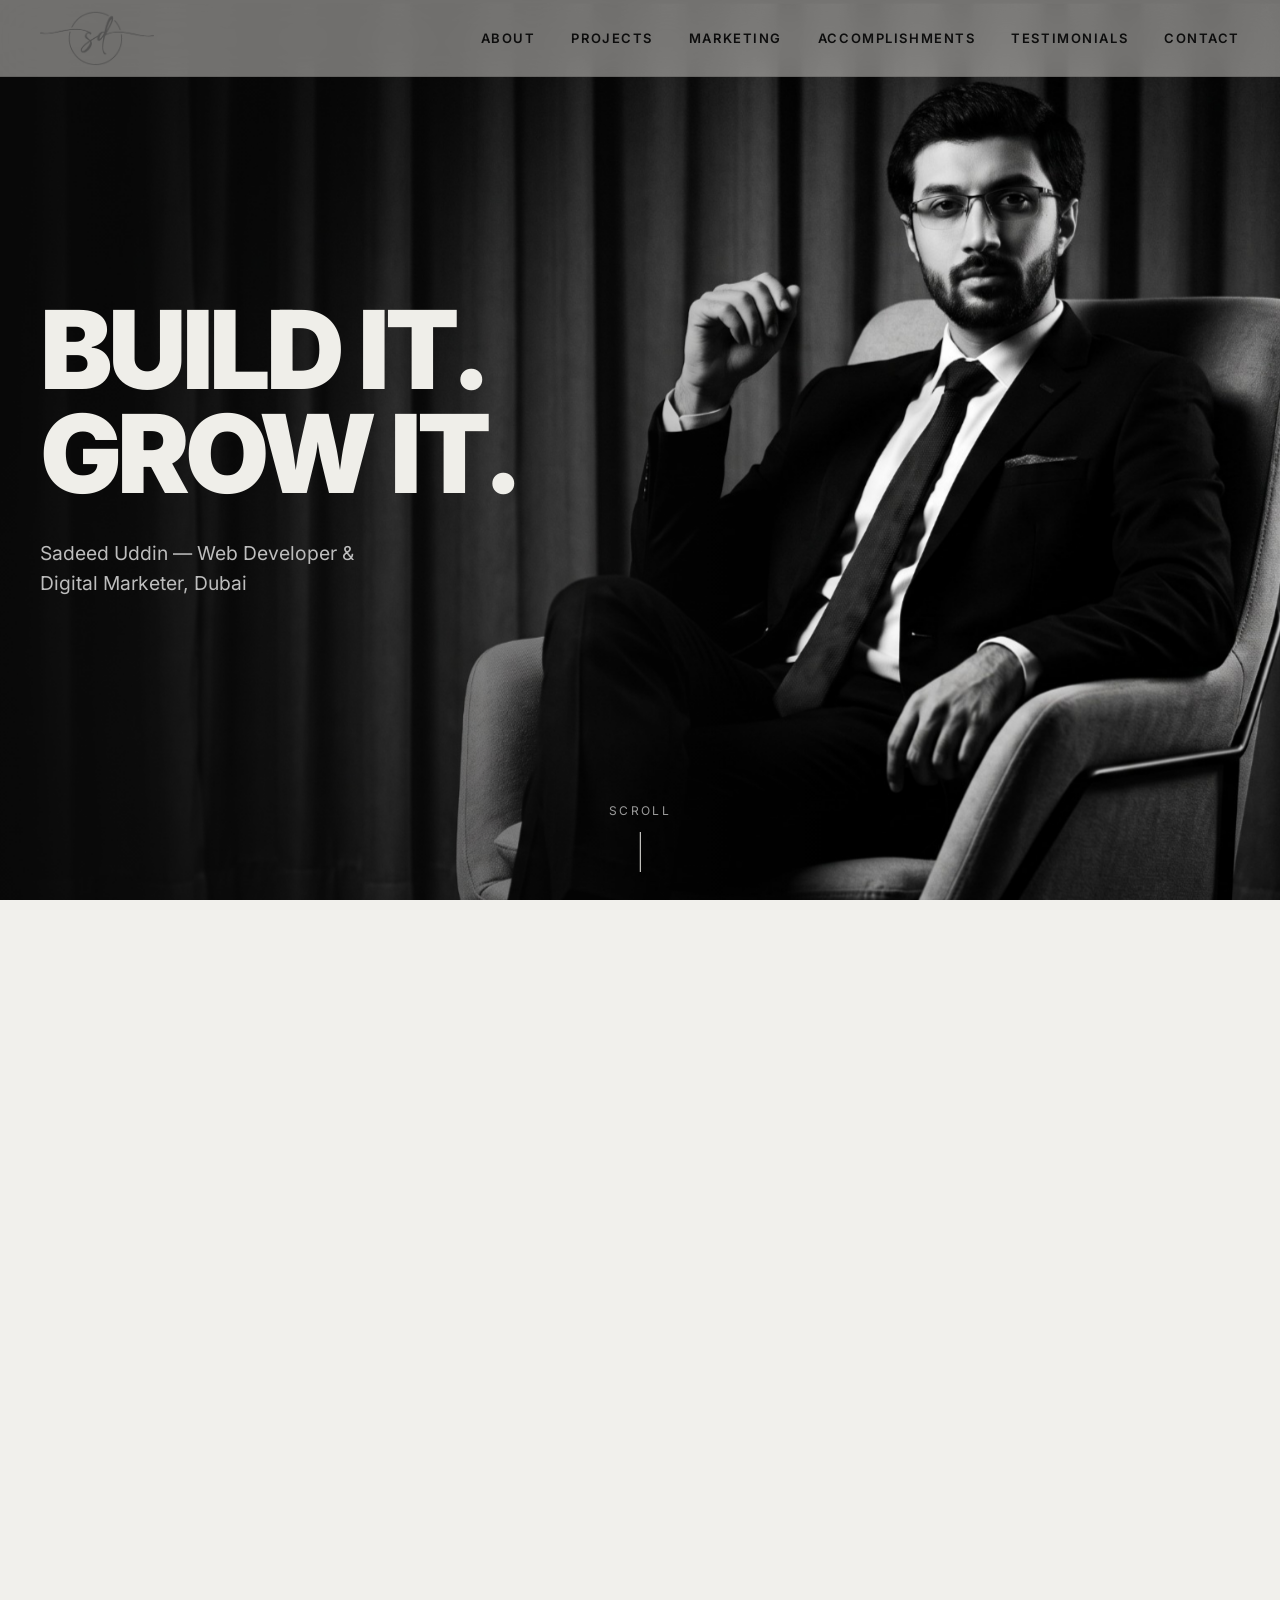
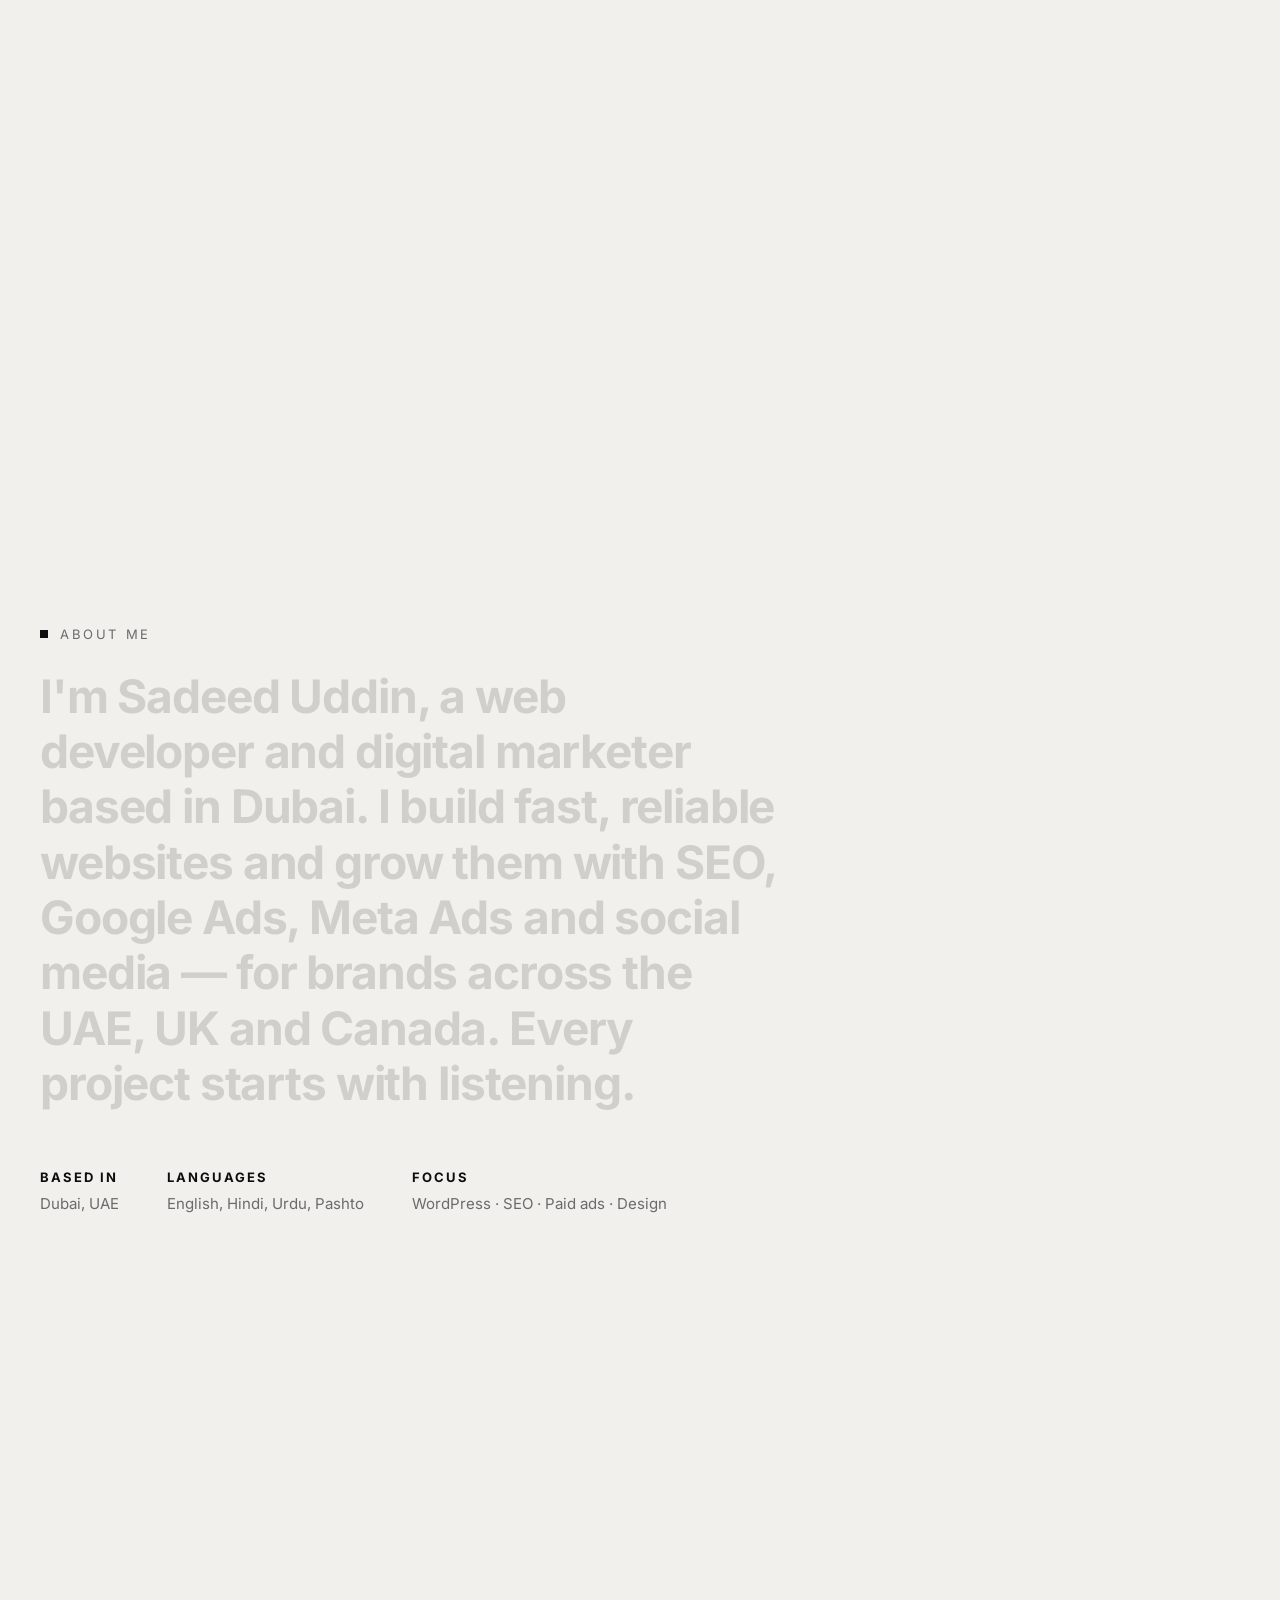
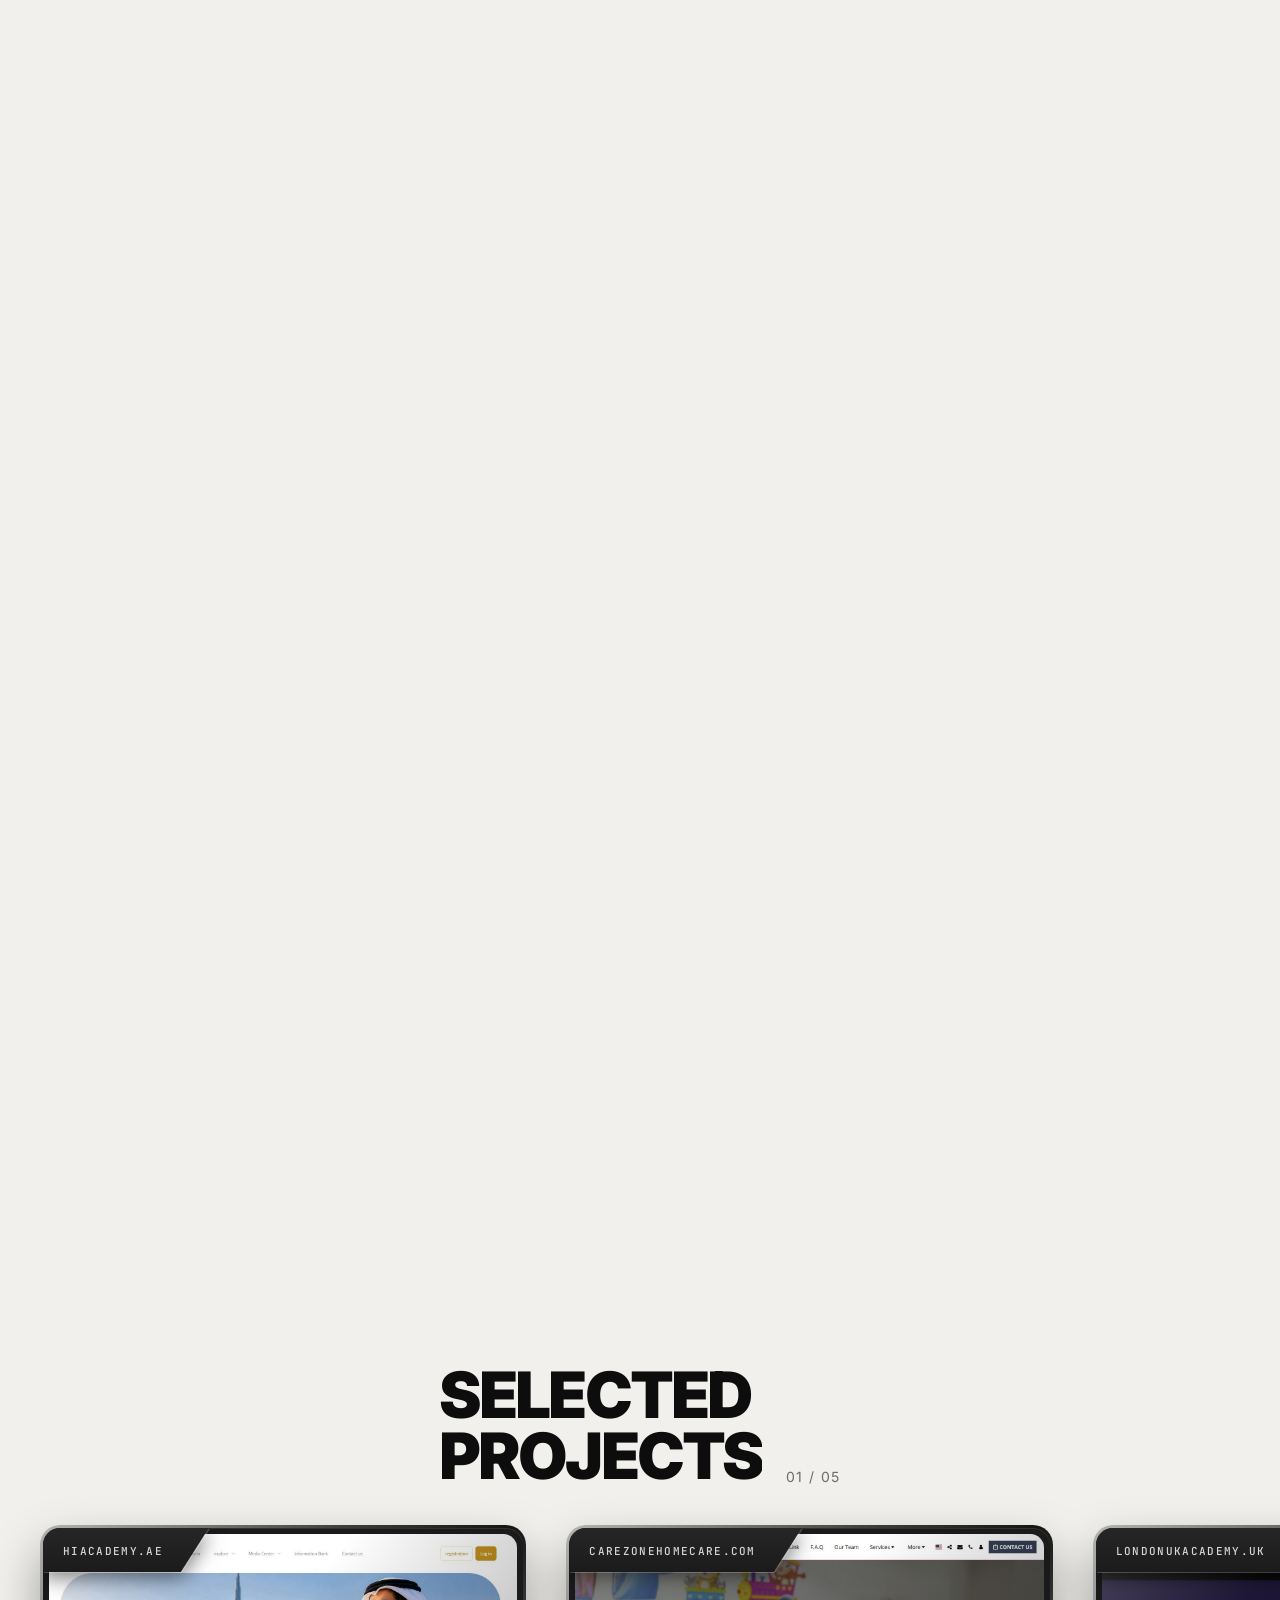
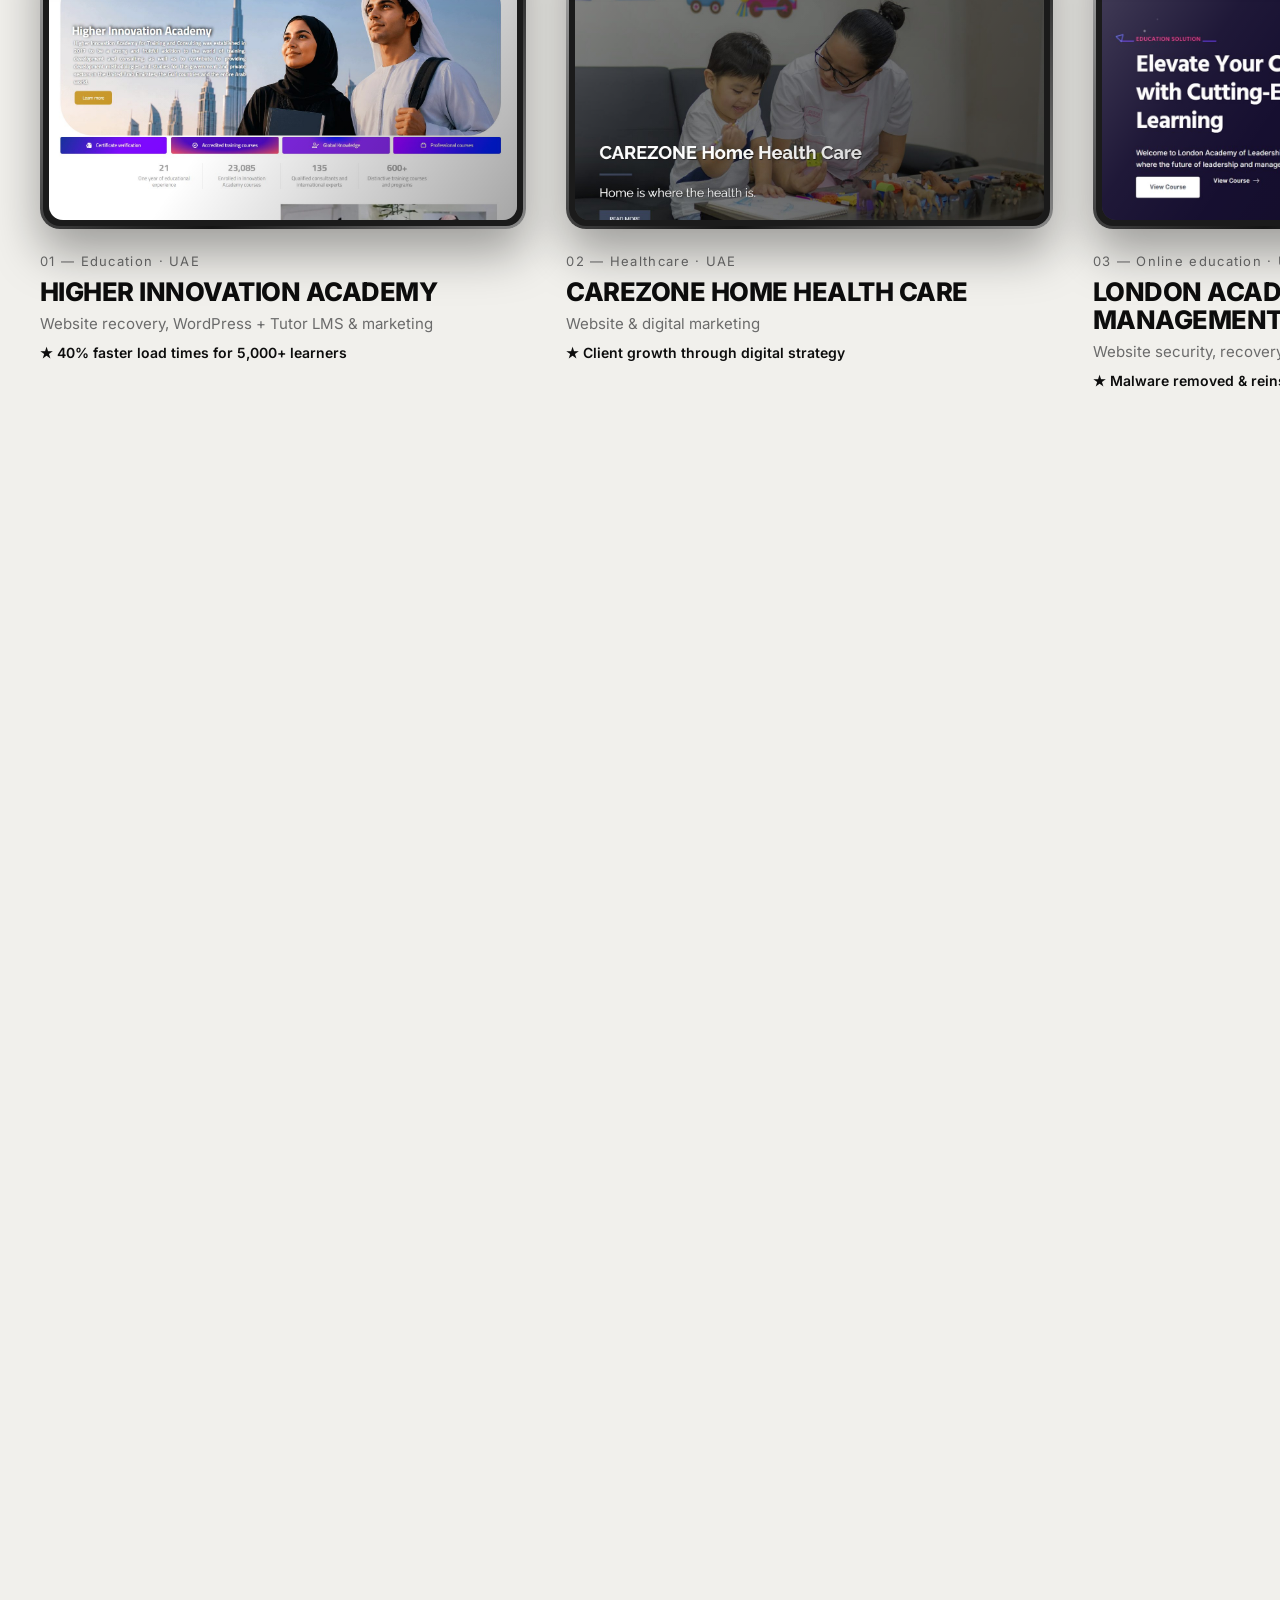
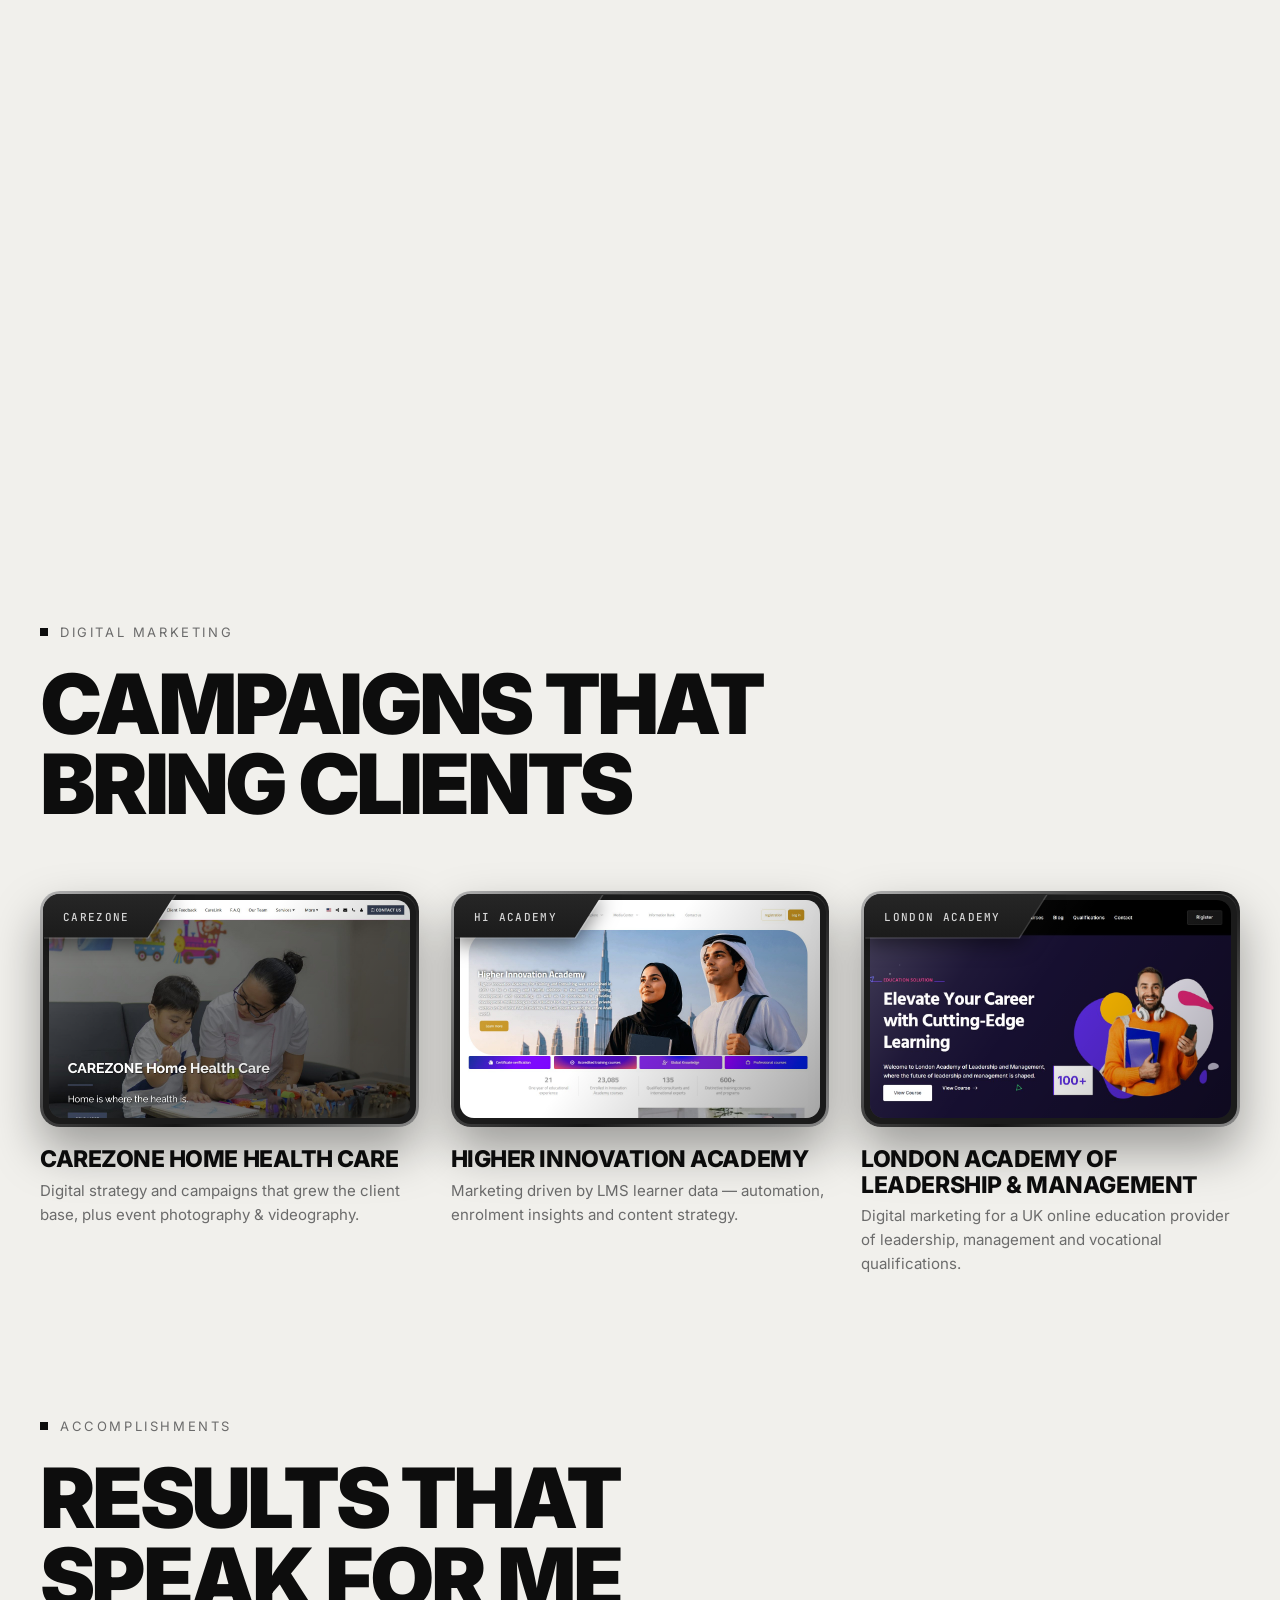
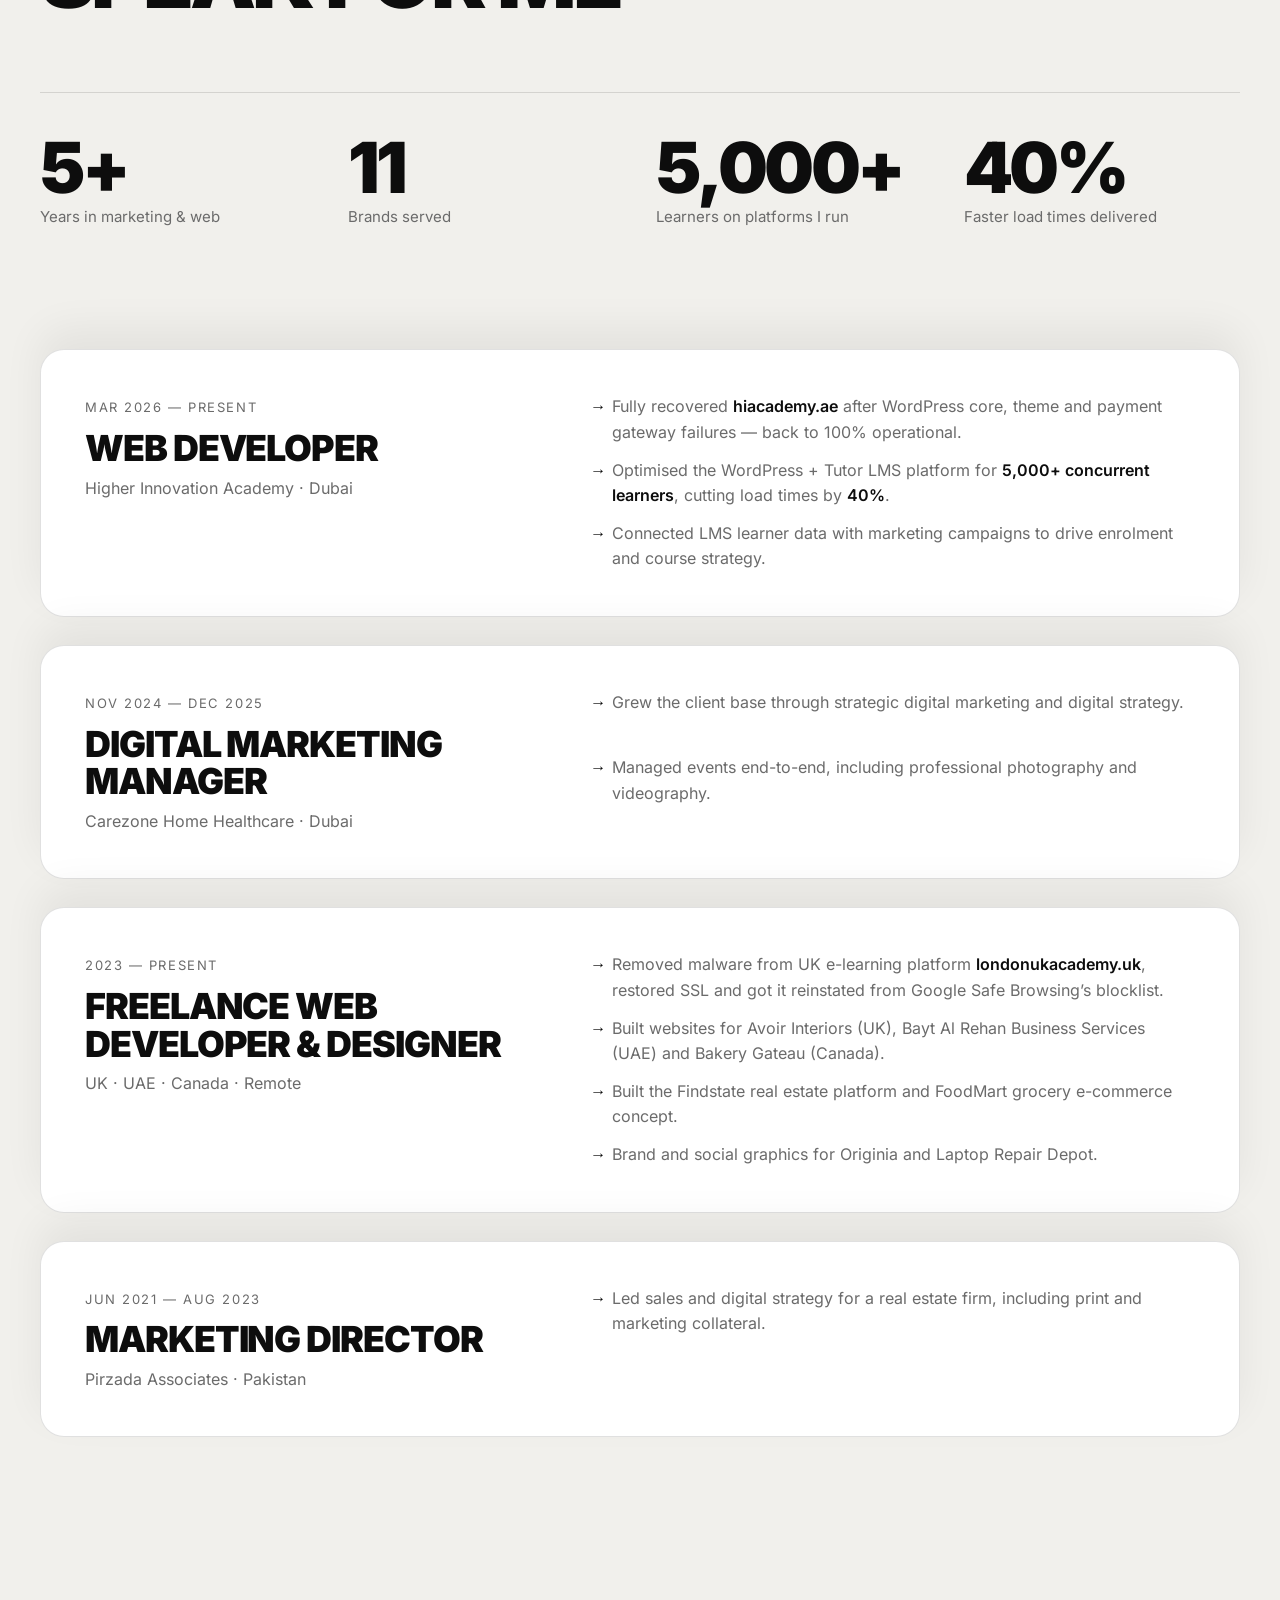
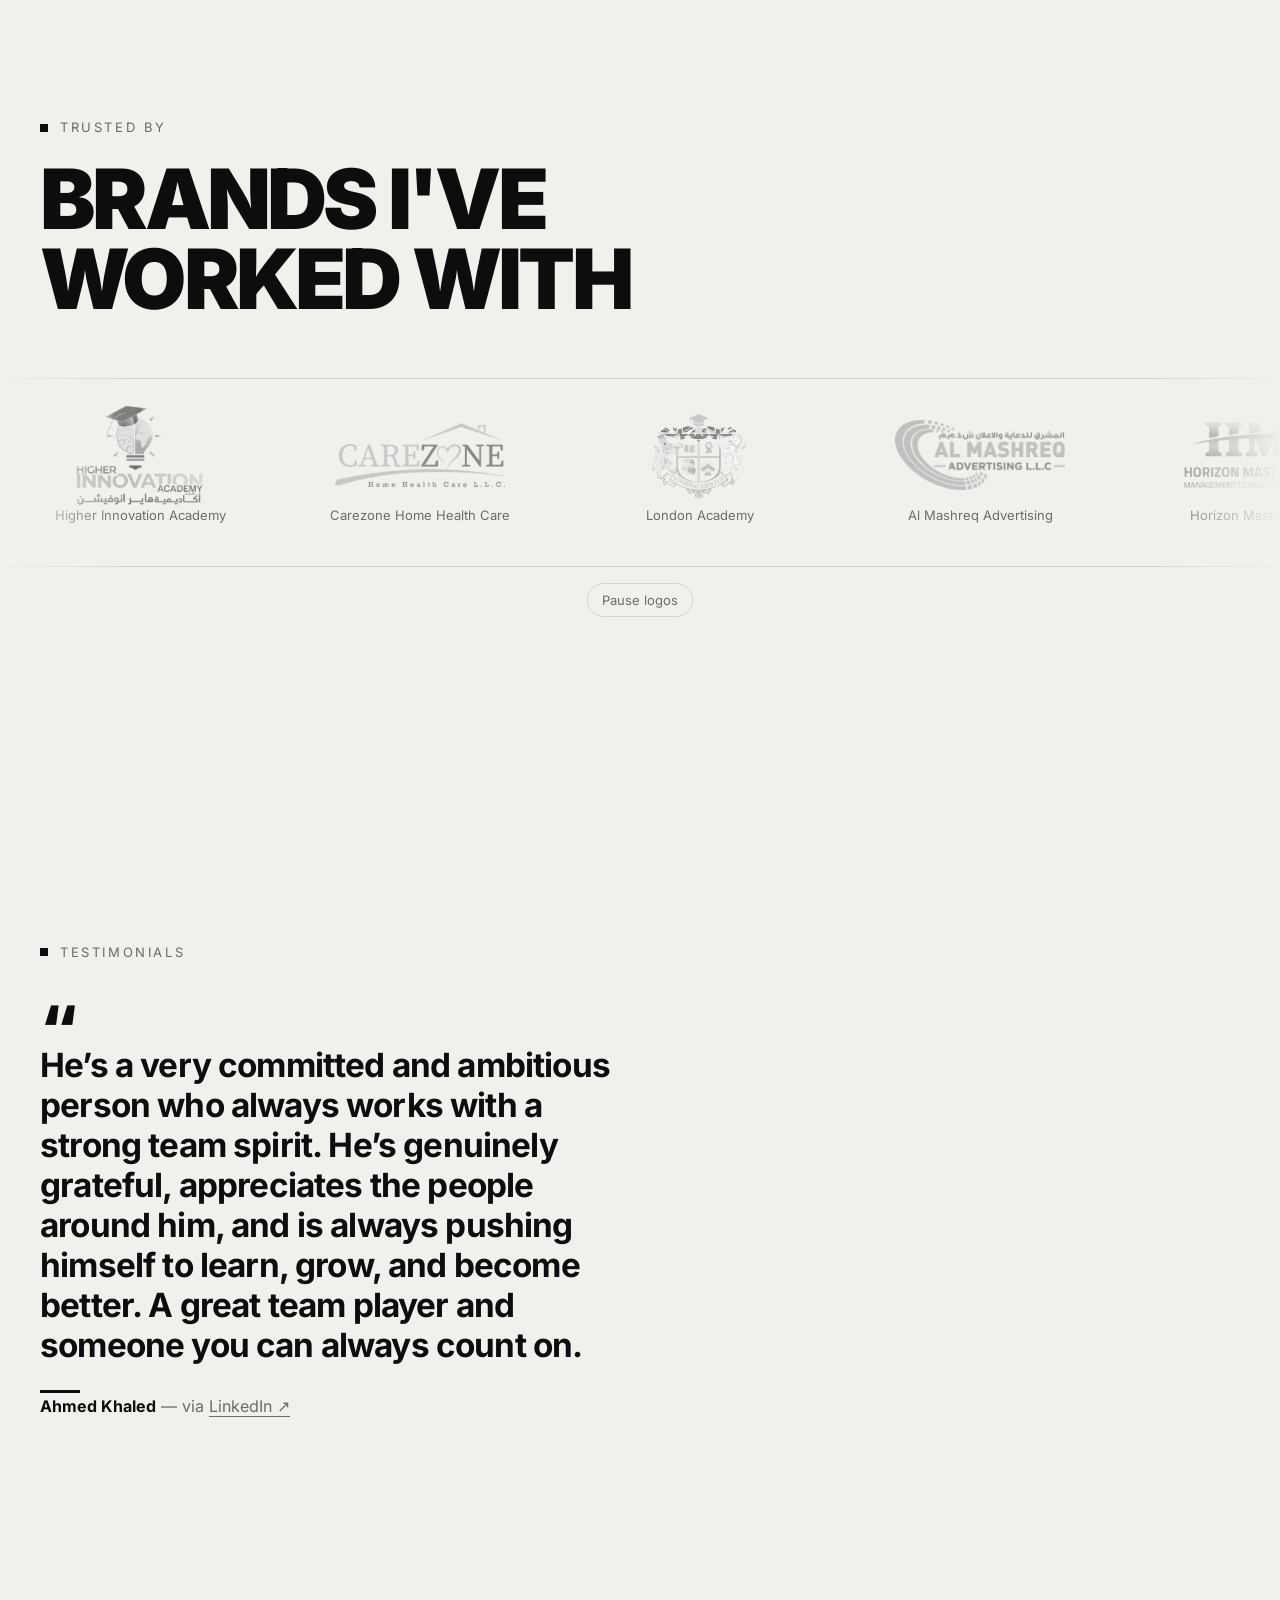
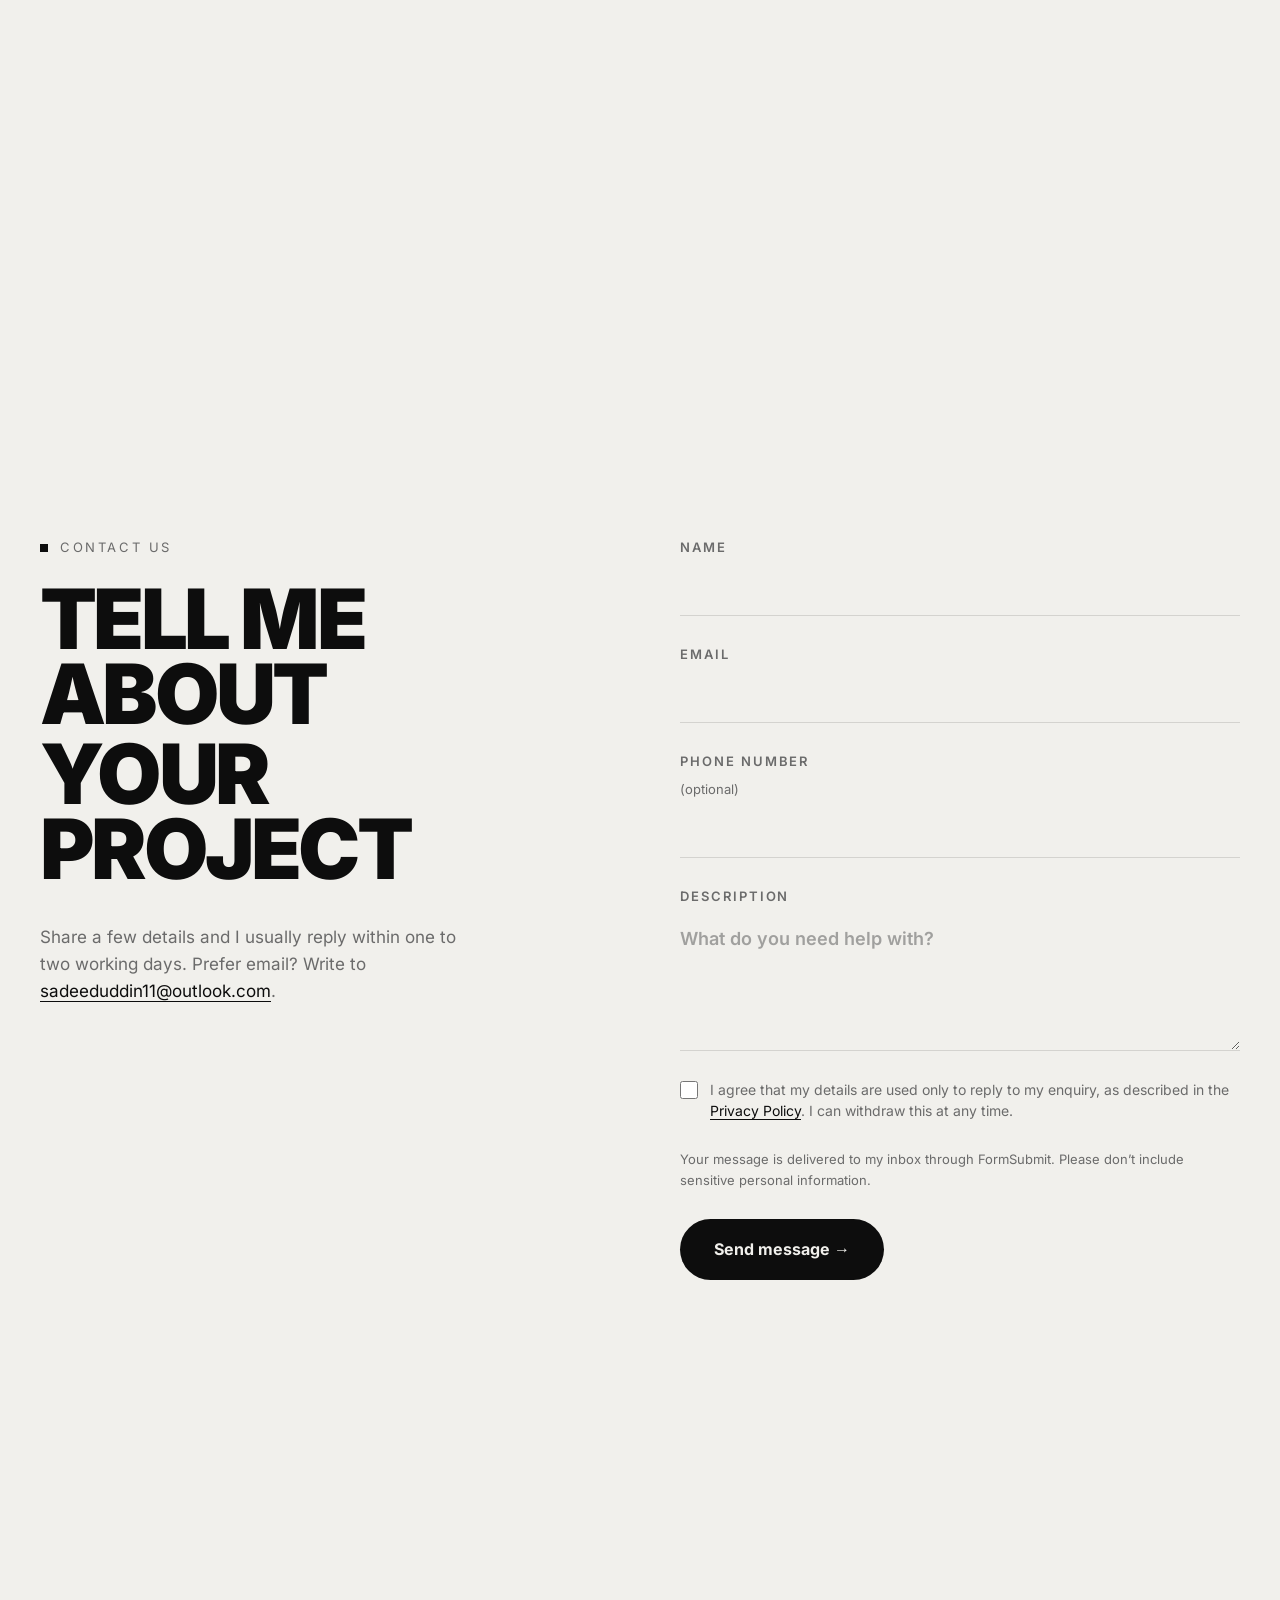
<file: index.html>
﻿<!DOCTYPE html>
<html lang="en" class="loading">
<head>
<meta charset="UTF-8">
<meta name="color-scheme" content="light dark">
<meta name="viewport" content="width=device-width, initial-scale=1">
<title>Sadeed Uddin — Web Developer &amp; Digital Marketer</title>
<meta name="description" content="Portfolio of Sadeed Uddin — web development, SEO and digital marketing in Dubai.">
<link rel="icon" href="images/logo.webp">
<!-- security: only this site's own files may load; the contact form may only talk to FormSubmit -->
<meta http-equiv="Content-Security-Policy" content="default-src 'self'; script-src 'self' 'unsafe-inline'; style-src 'self' 'unsafe-inline'; img-src 'self' data:; font-src 'self'; media-src 'self'; connect-src https://formsubmit.co; form-action 'self' https://formsubmit.co mailto:; frame-src 'none'; object-src 'none'; base-uri 'self'; upgrade-insecure-requests">
<meta name="referrer" content="strict-origin-when-cross-origin">
<link rel="stylesheet" href="fonts/fonts.css">
<link rel="stylesheet" href="vendor/lenis.css">
<!-- without JavaScript: skip the loader and show everything that would normally animate in -->
<noscript><style>html.loading { overflow: auto; } #loader, .zoom-dial { display: none; } .fade, .lines .l > span { opacity: 1 !important; transform: none !important; }</style></noscript>
<link rel="stylesheet" href="css/style.css">
</head>
<body>
<a class="skip" href="#content">Skip to content</a>
<!-- icons (social + website), used in the popups via <use href="#i-…"> -->
<svg width="0" height="0" style="position:absolute" aria-hidden="true">
  <symbol id="i-fb" viewBox="0 0 24 24"><path d="M18 2h-3a5 5 0 0 0-5 5v3H7v4h3v8h4v-8h3l1-4h-4V7a1 1 0 0 1 1-1h3z"/></symbol>
  <symbol id="i-ig" viewBox="0 0 24 24"><rect x="2" y="2" width="20" height="20" rx="5"/><circle cx="12" cy="12" r="4"/><path d="M17.5 6.5h.01"/></symbol>
  <symbol id="i-li" viewBox="0 0 24 24"><path d="M16 8a6 6 0 0 1 6 6v7h-4v-7a2 2 0 0 0-4 0v7h-4v-7a6 6 0 0 1 6-6z"/><rect x="2" y="9" width="4" height="12"/><circle cx="4" cy="4" r="2"/></symbol>
  <symbol id="i-yt" viewBox="0 0 24 24"><path d="M22.54 6.42a2.78 2.78 0 0 0-1.94-2C18.88 4 12 4 12 4s-6.88 0-8.6.46a2.78 2.78 0 0 0-1.94 2A29 29 0 0 0 1 11.75a29 29 0 0 0 .46 5.33A2.78 2.78 0 0 0 3.4 19c1.72.46 8.6.46 8.6.46s6.88 0 8.6-.46a2.78 2.78 0 0 0 1.94-2 29 29 0 0 0 .46-5.25 29 29 0 0 0-.46-5.33z"/><path d="M9.75 15.02l5.75-3.27-5.75-3.27z"/></symbol>
  <symbol id="i-tt" viewBox="0 0 24 24"><path d="M21 7.917v4.034a9.948 9.948 0 0 1-5-1.951v4.5a6.5 6.5 0 1 1-8-6.326v4.326a2.5 2.5 0 1 0 4 2v-11.5h4.083a6.005 6.005 0 0 0 4.917 4.917z"/></symbol>
  <symbol id="i-web" viewBox="0 0 24 24"><circle cx="12" cy="12" r="10"/><path d="M2 12h20M12 2a15.3 15.3 0 0 1 4 10 15.3 15.3 0 0 1-4 10 15.3 15.3 0 0 1-4-10 15.3 15.3 0 0 1 4-10z"/></symbol>
  <symbol id="i-x" viewBox="0 0 24 24"><path d="M4 4l11.733 16h4.267l-11.733-16zM4 20l6.768-6.768M13.228 10.772L20 4"/></symbol>
</svg>

<div id="loader" aria-hidden="true"><div class="ld-wrap"><img class="ld-anim" src="images/loader.webp" alt=""><img class="ld-swash" src="images/logo.webp" alt=""></div></div>

<header>
  <div class="wrap nav">
    <a href="#top" aria-label="Home"><img class="logo-img" src="images/logo.webp" alt="SD logo"></a>
    <ul id="menu">
      <li><a href="#about">About</a></li>
      <li><a href="#projects">Projects</a></li>
      <li><a href="#marketing">Marketing</a></li>
      <li><a href="#accomplishments">Accomplishments</a></li>
      <li><a href="#testimonials">Testimonials</a></li>
      <li><a href="#contact">Contact</a></li>
    </ul>
    <button class="burger" aria-label="Menu" aria-controls="menu" aria-expanded="false"><span></span></button>
  </div>
</header>

<main id="content" tabindex="-1">
  <!-- 1. Cover banner -->
  <section id="top" class="hero" data-pin>
    <div class="pin">
      <div class="hero-bg" role="img" aria-label="Portrait of Sadeed Uddin"></div>
      <div class="hero-title wrap">
        <h1 class="display lines"><span class="l"><span>Build it.</span></span><span class="l"><span>Grow it.</span></span></h1>
        <p class="hero-sub fade">Sadeed Uddin — Web Developer &amp; Digital Marketer, Dubai</p>
      </div>
      <div class="hero-card">
        <p>I build websites and grow them — combining clean code with smart marketing. From education and healthcare to e-commerce, energy and AI, I turn websites into platforms that perform, rank and convert.</p>
        <a href="#projects">View projects →</a>
      </div>
      <span class="scroll-hint">Scroll</span>
    </div>
  </section>

  <!-- 2. About -->
  <section id="about" class="about" data-pin>
    <div class="pin wrap">
      <p class="eyebrow">About me</p>
      <p class="about-text" data-words>I'm Sadeed Uddin, a web developer and digital marketer based in Dubai. I build fast, reliable websites and grow them with SEO, Google Ads, Meta Ads and social media — for brands across the UAE, UK and Canada. Every project starts with listening.</p>
      <div class="about-meta">
        <div><b>Based in</b>Dubai, UAE</div>
        <div><b>Languages</b>English, Hindi, Urdu, Pashto</div>
        <div><b>Focus</b>WordPress · SEO · Paid ads · Design</div>
      </div>
    </div>
  </section>

  <!-- 3. Projects -->
  <section id="projects" class="projects" data-pin>
    <div class="pin">
      <div class="wrap proj-head">
        <h2 class="display md lines"><span class="l"><span>Selected</span></span><span class="l"><span>Projects</span></span></h2>
        <span class="proj-count"><span id="projNow">01</span> / <span id="projAll">05</span></span>
      </div>
      <div class="track">
        <article class="card">
          <div class="thumb"><span class="tab">hiacademy.ae</span><div><b>HIA</b><img src="images/screenshots/hiacademy.jpg" alt="Higher Innovation Academy website" loading="lazy" onerror="this.remove()"></div></div>
          <p class="num">01 — Education · UAE</p>
          <h3>Higher Innovation Academy</h3>
          <p>Website recovery, WordPress + Tutor LMS &amp; marketing</p>
          <p class="win">40% faster load times for 5,000+ learners</p>
          <template class="details">
            <p class="d-eyebrow">01 — Education · UAE</p>
            <h3 id="drawerTitle">Higher Innovation Academy</h3>
            <p class="d-overview">A bilingual (Arabic &amp; English) training and consulting academy in Dubai, offering accredited professional courses to government and private sectors across the UAE and Arab region.</p>
            <h4>Web development</h4><ul><li>Full technical recovery of hiacademy.ae after the WordPress core, theme and payment gateway failed.</li><li>Restored the theme and re-integrated the payment method — back to 100% operational.</li><li>Optimised the WordPress + Tutor LMS platform for 5,000+ learners: database query tuning, smart caching and compliance reporting that doesn&#8217;t slow the site.</li></ul>
            <h4>Digital marketing</h4><ul><li>Connected LMS learner behaviour to marketing campaigns.</li><li>Marketing automation feeding learner workflows.</li><li>Enrolment data driving content strategy and new course development.</li></ul>
            <h4>Results</h4><div class="d-results"><span>40% faster load times</span><span>5,000+ learners</span><span>100% operational</span></div>
            <a class="d-visit" href="https://hiacademy.ae/" target="_blank" rel="noopener"><svg aria-hidden="true"><use href="#i-web"/></svg>Visit hiacademy.ae ↗</a>
          </template>
        </article>
        <article class="card">
          <div class="thumb"><span class="tab">carezonehomecare.com</span><div><b>Carezone</b><img src="images/screenshots/carezone.jpg" alt="Carezone Home Health Care website" loading="lazy" onerror="this.remove()"></div></div>
          <p class="num">02 — Healthcare · UAE</p>
          <h3>Carezone Home Health Care</h3>
          <p>Website &amp; digital marketing</p>
          <p class="win">Client growth through digital strategy</p>
          <template class="details">
            <p class="d-eyebrow">02 — Healthcare · UAE</p>
            <h3 id="drawerTitle">Carezone Home Health Care</h3>
            <p class="d-overview">A Dubai home healthcare provider delivering nursing, childcare, elderly care and medical consultations at clients&#8217; homes.</p>
            <h4>Web development</h4><ul><li>Improved the website&#8217;s popups for a smoother, less intrusive experience.</li><li>Improved pages so content is clearer and easier to read.</li><li>Optimised pages to be visible for SEO and social media (SMM) — so they rank in search and share properly.</li></ul>
            <h4>Digital marketing</h4><ul><li>Led digital marketing and digital strategy as Digital Marketing Manager (Nov 2024 – Dec 2025).</li><li>Grew the client base through strategic campaigns.</li><li>Organised events end-to-end with professional photography and videography.</li></ul>
            <h4>Results</h4><div class="d-results"><span>More clients through digital</span></div>
            <a class="d-visit" href="https://www.carezonehomecare.com/" target="_blank" rel="noopener"><svg aria-hidden="true"><use href="#i-web"/></svg>Visit carezonehomecare.com ↗</a>
          </template>
        </article>
        <article class="card">
          <div class="thumb"><span class="tab">londonukacademy.uk</span><div><b>LALM</b><img src="images/screenshots/londonukacademy.jpg" style="object-position:35% top" alt="London Academy of Leadership &amp; Management website" loading="lazy" onerror="this.remove()"></div></div>
          <p class="num">03 — Online education · UK</p>
          <h3>London Academy of Leadership &amp; Management</h3>
          <p>Website security, recovery, new theme &amp; dashboards</p>
          <p class="win">Malware removed &amp; reinstated on Google</p>
          <template class="details">
            <p class="d-eyebrow">03 — Online education · UK</p>
            <h3 id="drawerTitle">London Academy of Leadership &amp; Management</h3>
            <p class="d-overview">A UK online education provider offering leadership, management, business and vocational qualifications.</p>
            <h4>Web development</h4><ul><li>Recovered the site from a critical security incident after Google Safe Browsing flagged it for malware and blocked it.</li><li>Found and removed the malware from the backend.</li><li>Restored full site functionality and the suspended SSL certificate.</li><li>Managed the review with Google to get the site reinstated and off the blocklist.</li><li>Created a new theme for the website.</li><li>Built dashboards for students, admins and tutors.</li></ul>
            
            <h4>Results</h4><div class="d-results"><span>Removed from Google blocklist</span><span>SSL restored</span><span>Site back online</span></div>
            <a class="d-visit" href="https://londonukacademy.uk/" target="_blank" rel="noopener"><svg aria-hidden="true"><use href="#i-web"/></svg>Visit londonukacademy.uk ↗</a>
          </template>
        </article>
        <article class="card">
          <div class="thumb"><span class="tab">cartflixai.com</span><div><b>CartflixAI</b><img src="images/screenshots/cartflix.jpg" alt="CartflixAI website" loading="lazy" onerror="this.remove()"></div></div>
          <p class="num">04 — AI · Streaming</p>
          <h3>CartflixAI</h3>
          <p>AI-powered movie streaming platform · Web design &amp; development</p>
          <template class="details">
            <p class="d-eyebrow">04 — AI · Streaming</p>
            <h3 id="drawerTitle">CartflixAI</h3>
            <p class="d-overview">An AI-powered movie streaming platform with featured titles, categories and AI-generated content.</p>
            
            
            
            <a class="d-visit" href="https://cartflixai.com/" target="_blank" rel="noopener"><svg aria-hidden="true"><use href="#i-web"/></svg>Visit cartflixai.com ↗</a>
          </template>
        </article>
        <article class="card">
          <div class="thumb"><span class="tab">solarpak.vercel.app</span><div><b>SolarPak</b><img src="images/screenshots/solarpak.jpg" alt="SolarPak website" loading="lazy" onerror="this.remove()"></div></div>
          <p class="num">05 — Solar energy · Pakistan</p>
          <h3>SolarPak</h3>
          <p>AI solar platform · Online shop, solar recommendations &amp; fault detection</p>
          <p class="win">AI fault detection with &gt;85% mAP</p>
          <template class="details">
            <p class="d-eyebrow">05 — Solar energy · Pakistan</p>
            <h3 id="drawerTitle">SolarPak</h3>
            <p class="d-overview">An AI solar energy platform for Pakistan selling solar panels, batteries and inverters, with AI solar recommendations and fault detection.</p>
            <h4>Web development</h4><ul><li>Built a full-stack AI solar energy platform end to end.</li><li>7-class YOLOv8 fault detection (&gt;85% mAP) with CLIP zero-shot validation.</li><li>12-stage post-processing pipeline producing real-time Health Scores (0–100).</li><li>Physics-based solar recommendation engine for 8 Pakistani cities.</li><li>Complete e-commerce and admin panel: cart, checkout, PDF invoices and analytics.</li><li>Served via a Python FastAPI microservice on Google Cloud Run with Docker.</li></ul>
            
            <h4>Results</h4><div class="d-results"><span>&gt;85% mAP fault detection</span><span>Real-time Health Score 0–100</span><span>8 cities covered</span></div>
            <a class="d-visit" href="https://solarpak.vercel.app/" target="_blank" rel="noopener"><svg aria-hidden="true"><use href="#i-web"/></svg>Visit solarpak.vercel.app ↗</a>
          </template>
        </article>
      </div>
      <div class="wrap"><div class="bar"><i></i></div></div>
    </div>
  </section>

  <!-- 3b. Digital marketing case studies -->
  <section id="marketing" class="wrap marketing">
    <p class="eyebrow fade">Digital marketing</p>
    <h2 class="display md lines"><span class="l"><span>Campaigns that</span></span><span class="l"><span>bring clients</span></span></h2>
    <div class="mk-grid mk-work">
      <article class="card mk fade">
        <div class="thumb"><span class="tab">Carezone</span><div><b>Carezone</b><img src="images/screenshots/carezone.jpg" alt="Carezone Home Health Care website" loading="lazy" onerror="this.remove()"></div></div>
        <h3>Carezone Home Health Care</h3><p>Digital strategy and campaigns that grew the client base, plus event photography &amp; videography.</p>
        <template class="details">
          <p class="d-eyebrow">Digital marketing &middot; Healthcare</p>
          <h3 id="drawerTitle">Carezone Home Health Care</h3>
          <h4>The issue</h4><ul><li>Low engagement on social media &mdash; posts weren&#8217;t reaching or connecting with families looking for home care.</li><li>Fewer new clients and bookings coming in, with little steady growth.</li><li>Not enough visibility to attract sponsors and partners in a crowded Dubai healthcare market.</li></ul>
          <h4>How we fixed it</h4><ul><li><b>Organic social media marketing</b> &mdash; a consistent posting plan built around real patient care, tips and community moments, so the audience had a reason to follow, engage and share.</li><li><b>Content creation</b> &mdash; original photos, videos and event coverage that showed the people behind Carezone and built trust with families and partners.</li><li><b>Email marketing</b> &mdash; regular campaigns that kept existing clients informed, turned enquiries into bookings and kept Carezone front of mind for sponsors.</li></ul>
          <h4>Follow</h4><div class="d-results"><a href="https://www.facebook.com/profile.php?id=61553754376713" target="_blank" rel="noopener"><svg aria-hidden="true"><use href="#i-fb"/></svg>Facebook</a><a href="https://www.instagram.com/carezonehomecare/" target="_blank" rel="noopener"><svg aria-hidden="true"><use href="#i-ig"/></svg>Instagram</a></div>
        </template>
      </article>
      <article class="card mk fade">
        <div class="thumb"><span class="tab">HI Academy</span><div><b>HI Academy</b><img src="images/screenshots/hiacademy.jpg" alt="Higher Innovation Academy website" loading="lazy" onerror="this.remove()"></div></div>
        <h3>Higher Innovation Academy</h3><p>Marketing driven by LMS learner data &mdash; automation, enrolment insights and content strategy.</p>
        <template class="details">
          <p class="d-eyebrow">Digital marketing &middot; Education</p>
          <h3 id="drawerTitle">Higher Innovation Academy</h3>
          <h4>The issue</h4><ul><li>Low engagement &mdash; posts were getting little interaction from prospective learners.</li><li>Slow organic follower growth, so each post reached only a small audience.</li><li>Inconsistent posting, which made the brand easy to forget.</li><li>Several social media accounts had been suspended, cutting off key channels.</li></ul>
          <h4>How we fixed it</h4><ul><li><b>Organic engagement</b> &mdash; content built to start conversations with learners, growing followers and interaction without relying on paid reach.</li><li><b>Everyday consistency</b> &mdash; a daily posting schedule that kept HI Academy visible and active on every platform.</li><li><b>Email marketing</b> &mdash; regular campaigns that nurtured enquiries into enrolments.</li><li><b>Accreditation</b> &mdash; secured approval from two awarding bodies, <b>LRN</b> and <b>The AI Board</b>, adding credibility to every course.</li></ul>
          <h4>Follow</h4><div class="d-results"><a href="https://www.facebook.com/share/19Cy1detJm/" target="_blank" rel="noopener"><svg aria-hidden="true"><use href="#i-fb"/></svg>Facebook</a><a href="https://www.instagram.com/hiacademy.uae" target="_blank" rel="noopener"><svg aria-hidden="true"><use href="#i-ig"/></svg>Instagram</a><a href="https://www.linkedin.com/company/hiacademyae/" target="_blank" rel="noopener"><svg aria-hidden="true"><use href="#i-li"/></svg>LinkedIn</a><a href="https://www.youtube.com/@hiacademyae" target="_blank" rel="noopener"><svg aria-hidden="true"><use href="#i-yt"/></svg>YouTube</a><a href="https://x.com/hiacademyae" target="_blank" rel="noopener"><svg aria-hidden="true"><use href="#i-x"/></svg>X</a></div>
        </template>
      </article>
      <article class="card mk fade">
        <div class="thumb"><span class="tab">London Academy</span><div><b>London Academy</b><img src="images/screenshots/londonukacademy.jpg" alt="London Academy of Leadership &amp; Management website" loading="lazy" onerror="this.remove()"></div></div>
        <h3>London Academy of Leadership &amp; Management</h3><p>Digital marketing for a UK online education provider of leadership, management and vocational qualifications.</p>
        <template class="details">
          <p class="d-eyebrow">Digital marketing &middot; Online education</p>
          <h3 id="drawerTitle">London Academy of Leadership &amp; Management</h3>
          <h4>The issue</h4><ul><li>Inconsistent posting and messaging, so the academy had no steady presence online.</li><li>Weak institutional positioning &mdash; it didn&#8217;t come across as an established, trusted education provider.</li><li>The brand on social media didn&#8217;t match the website, which made the academy look disjointed.</li><li>Little to no engagement from prospective learners.</li></ul>
          <h4>How we&#8217;re fixing it <span class="d-wip">In progress</span></h4><ul><li><b>Consistency</b> &mdash; a regular content calendar so the academy shows up on schedule with one clear message.</li><li><b>Positioning</b> &mdash; content that highlights accredited qualifications and outcomes, presenting London Academy as a credible institution.</li><li><b>Brand alignment</b> &mdash; matching visuals, tone and colours across social media and the website so it reads as one brand.</li><li><b>Engagement</b> &mdash; learner-focused posts built to start conversations and grow an active audience.</li></ul>
          <h4>Follow</h4><div class="d-results"><a href="https://www.facebook.com/londonacademyofficial" target="_blank" rel="noopener"><svg aria-hidden="true"><use href="#i-fb"/></svg>Facebook</a><a href="https://www.instagram.com/londonacademyofficial/" target="_blank" rel="noopener"><svg aria-hidden="true"><use href="#i-ig"/></svg>Instagram</a><a href="https://www.linkedin.com/company/londonacademyofficial/" target="_blank" rel="noopener"><svg aria-hidden="true"><use href="#i-li"/></svg>LinkedIn</a><a href="https://www.tiktok.com/@londonacademyofficial" target="_blank" rel="noopener"><svg aria-hidden="true"><use href="#i-tt"/></svg>TikTok</a><a href="https://x.com/londonacademy24" target="_blank" rel="noopener"><svg aria-hidden="true"><use href="#i-x"/></svg>X</a></div>
        </template>
      </article>
    </div>
  </section>

  <!-- 4. Accomplishments -->
  <section id="accomplishments" class="wrap">
    <p class="eyebrow fade">Accomplishments</p>
    <h2 class="display md lines"><span class="l"><span>Results that</span></span><span class="l"><span>speak for me</span></span></h2>
    <div class="stats fade">
      <div><b data-count="5" data-suffix="+">0</b><span>Years in marketing &amp; web</span></div>
      <div><b data-count="11">0</b><span>Brands served</span></div>
      <div><b data-count="5000" data-suffix="+">0</b><span>Learners on platforms I run</span></div>
      <div><b data-count="40" data-suffix="%">0</b><span>Faster load times delivered</span></div>
    </div>
    <div class="stack">
      <div class="xp" style="--i:0"><div><span class="n">Mar 2026 — Present</span><h3>Web Developer</h3><p class="co">Higher Innovation Academy · Dubai</p></div><ul><li>Fully recovered <b>hiacademy.ae</b> after WordPress core, theme and payment gateway failures — back to 100% operational.</li><li>Optimised the WordPress + Tutor LMS platform for <b>5,000+ concurrent learners</b>, cutting load times by <b>40%</b>.</li><li>Connected LMS learner data with marketing campaigns to drive enrolment and course strategy.</li></ul></div>
      <div class="xp" style="--i:1"><div><span class="n">Nov 2024 — Dec 2025</span><h3>Digital Marketing Manager</h3><p class="co">Carezone Home Healthcare · Dubai</p></div><ul><li>Grew the client base through strategic digital marketing and digital strategy.</li><li>Managed events end-to-end, including professional photography and videography.</li></ul></div>
      <div class="xp" style="--i:2"><div><span class="n">2023 — Present</span><h3>Freelance Web Developer &amp; Designer</h3><p class="co">UK · UAE · Canada · Remote</p></div><ul><li>Removed malware from UK e-learning platform <b>londonukacademy.uk</b>, restored SSL and got it reinstated from Google Safe Browsing’s blocklist.</li><li>Built websites for Avoir Interiors (UK), Bayt Al Rehan Business Services (UAE) and Bakery Gateau (Canada).</li><li>Built the Findstate real estate platform and FoodMart grocery e-commerce concept.</li><li>Brand and social graphics for Originia and Laptop Repair Depot.</li></ul></div>
      <div class="xp" style="--i:3"><div><span class="n">Jun 2021 — Aug 2023</span><h3>Marketing Director</h3><p class="co">Pirzada Associates · Pakistan</p></div><ul><li>Led sales and digital strategy for a real estate firm, including print and marketing collateral.</li></ul></div>
    </div>
  </section>

  <!-- 5. Trusted by -->
  <section id="trusted" class="trusted">
    <div class="wrap">
      <p class="eyebrow fade">Trusted by</p>
      <h2 class="display md lines"><span class="l"><span>Brands I've</span></span><span class="l"><span>worked with</span></span></h2>
    </div>
    <div class="marquee">
      <div class="marquee-track">
        <div class="logo-cell"><img class="crest" src="images/logos/hiacademy.png" alt="Higher Innovation Academy"><span>Higher Innovation Academy</span></div>
        <div class="logo-cell"><img src="images/logos/carezone.png" alt="Carezone Home Health Care"><span>Carezone Home Health Care</span></div>
        <div class="logo-cell"><img class="crest" src="images/logos/londonukacademy.png" alt="London Academy of Leadership and Management"><span>London Academy</span></div>
        <div class="logo-cell"><img src="images/logos/almashreq-color.png" alt="Al Mashreq Advertising"><span>Al Mashreq Advertising</span></div>
        <div class="logo-cell"><img src="images/logos/hmc.png" alt="Horizon Master Coach"><span>Horizon Master Coach</span></div>
        <!-- duplicate set so the loop is seamless -->
        <div class="logo-cell" aria-hidden="true"><img class="crest" src="images/logos/hiacademy.png" alt=""><span>Higher Innovation Academy</span></div>
        <div class="logo-cell" aria-hidden="true"><img src="images/logos/carezone.png" alt=""><span>Carezone Home Health Care</span></div>
        <div class="logo-cell" aria-hidden="true"><img class="crest" src="images/logos/londonukacademy.png" alt=""><span>London Academy</span></div>
        <div class="logo-cell" aria-hidden="true"><img src="images/logos/almashreq-color.png" alt=""><span>Al Mashreq Advertising</span></div>
        <div class="logo-cell" aria-hidden="true"><img src="images/logos/hmc.png" alt=""><span>Horizon Master Coach</span></div>
      </div>
    </div>
    <button class="mq-toggle" type="button" aria-pressed="false">Pause logos</button>
  </section>

  <!-- 6. Testimonials (real LinkedIn comments only) -->
  <section id="testimonials" class="testimonials" data-pin>
    <div class="pin wrap">
      <p class="eyebrow">Testimonials</p>
      <div class="quotes">
        <!-- TESTIMONIALS:START (auto-updated daily from LinkedIn post comments) -->
        <div class="quote on"><blockquote>He&#8217;s a very committed and ambitious person who always works with a strong team spirit. He&#8217;s genuinely grateful, appreciates the people around him, and is always pushing himself to learn, grow, and become better. A great team player and someone you can always count on.</blockquote><cite><b>Ahmed Khaled</b> — via <a href="https://www.linkedin.com/feed/update/urn:li:share:7509235457608765440/" target="_blank" rel="noopener">LinkedIn ↗</a></cite></div>
        <!-- TESTIMONIALS:END -->
      </div>
      <div class="dots"></div>
    </div>
  </section>
  <!-- 7. Contact form: submissions are emailed via FormSubmit (see script) -->
  <section id="contact" class="wrap contact">
    <div>
      <p class="eyebrow fade">Contact us</p>
      <h2 class="display md lines"><span class="l"><span>Tell me about</span></span><span class="l"><span>your project</span></span></h2>
      <p class="contact-note fade">Share a few details and I usually reply within one to two working days. Prefer email? Write to <a href="mailto:sadeeduddin11@outlook.com">sadeeduddin11@outlook.com</a>.</p>
    </div>
    <form class="contact-form fade" id="contactForm">
      <label>Name<input name="name" type="text" autocomplete="name" maxlength="100" required></label>
      <label>Email<input name="email" type="email" autocomplete="email" maxlength="200" required></label>
      <label>Phone number <span class="opt">(optional)</span><input name="phone" type="tel" autocomplete="tel" inputmode="tel" maxlength="30"></label>
      <label>Description<textarea name="description" rows="4" maxlength="3000" required placeholder="What do you need help with?"></textarea></label>
      <label class="consent"><input name="consent" type="checkbox" required> <span>I agree that my details are used only to reply to my enquiry, as described in the <a href="privacy.html">Privacy Policy</a>. I can withdraw this at any time.</span></label>
      <p class="form-note">Your message is delivered to my inbox through FormSubmit. Please don&#8217;t include sensitive personal information.</p>
      <input type="text" name="_honey" tabindex="-1" autocomplete="off" aria-hidden="true" style="position:absolute;left:-9999px">
      <button type="submit" class="send-btn">Send message →</button>
      <p class="form-status" role="status"></p>
    </form>
  </section>
</main>

<!-- phone-only section navigator dial -->
<div class="zoom-dial" aria-hidden="true">
  <div class="zd-ring"></div>
  <div class="zd-pointer"></div>
  <div class="zd-value"><b>01 / 08</b><span>Intro</span></div>
</div>

<!-- details popup (island): filled from each card's <template class="details"> -->
<div class="drawer" id="drawer" aria-hidden="true">
  <div class="drawer-backdrop"></div>
  <aside class="drawer-panel" role="dialog" aria-modal="true" aria-labelledby="drawerTitle" data-lenis-prevent>
    <button class="drawer-close" type="button" aria-label="Close details">&times;</button>
    <div class="drawer-body"></div>
  </aside>
</div>

<!-- 7. Footer -->
<footer id="footer">
  <div class="wrap">
    <p class="eyebrow">Have a project in mind?</p>
    <h2 class="display lines"><span class="l"><span>Let's build</span></span><span class="l"><span>something</span></span><span class="l"><span>great</span></span></h2>
    <a class="cta-btn" href="mailto:sadeeduddin11@outlook.com">Start a project →</a>
    <img class="foot-logo" src="images/logo.webp" alt="SD logo">
    <div class="foot-grid">
      <div><h4>Email</h4><a href="mailto:sadeeduddin11@outlook.com">sadeeduddin11@outlook.com</a></div>
      <div><h4>Social</h4><a href="https://www.linkedin.com/in/sadeed-uddin" target="_blank" rel="noopener">LinkedIn ↗</a><a href="https://www.instagram.com/sadeeduddincreativeagency/" target="_blank" rel="noopener">Instagram ↗</a><a href="https://www.facebook.com/profile.php?id=61564878422056" target="_blank" rel="noopener">Facebook ↗</a></div>
      <div><h4>Legal</h4><a href="privacy.html">Privacy</a><a href="terms.html">Terms &amp; Conditions</a><a href="cookies.html">Cookies</a></div>
      <div><h4>Based in</h4><p>Dubai, United Arab Emirates<br>Available worldwide</p></div>
    </div>
    <p class="foot-legal">Client names, logos and website screenshots are trademarks or property of their respective owners and are shown only to describe work delivered for them; this does not imply their endorsement. Results described are from specific past projects and are not a guarantee of future results.</p>
    <div class="foot-bottom">
      <span>© <span id="yr"></span> Sadeed Uddin. All rights reserved.</span>
      <a href="#top">Back to top ↑</a>
    </div>
  </div>
</footer>

<script src="vendor/lenis.min.js"></script>
<script src="js/main.js"></script>
</body>
</html>
</file>
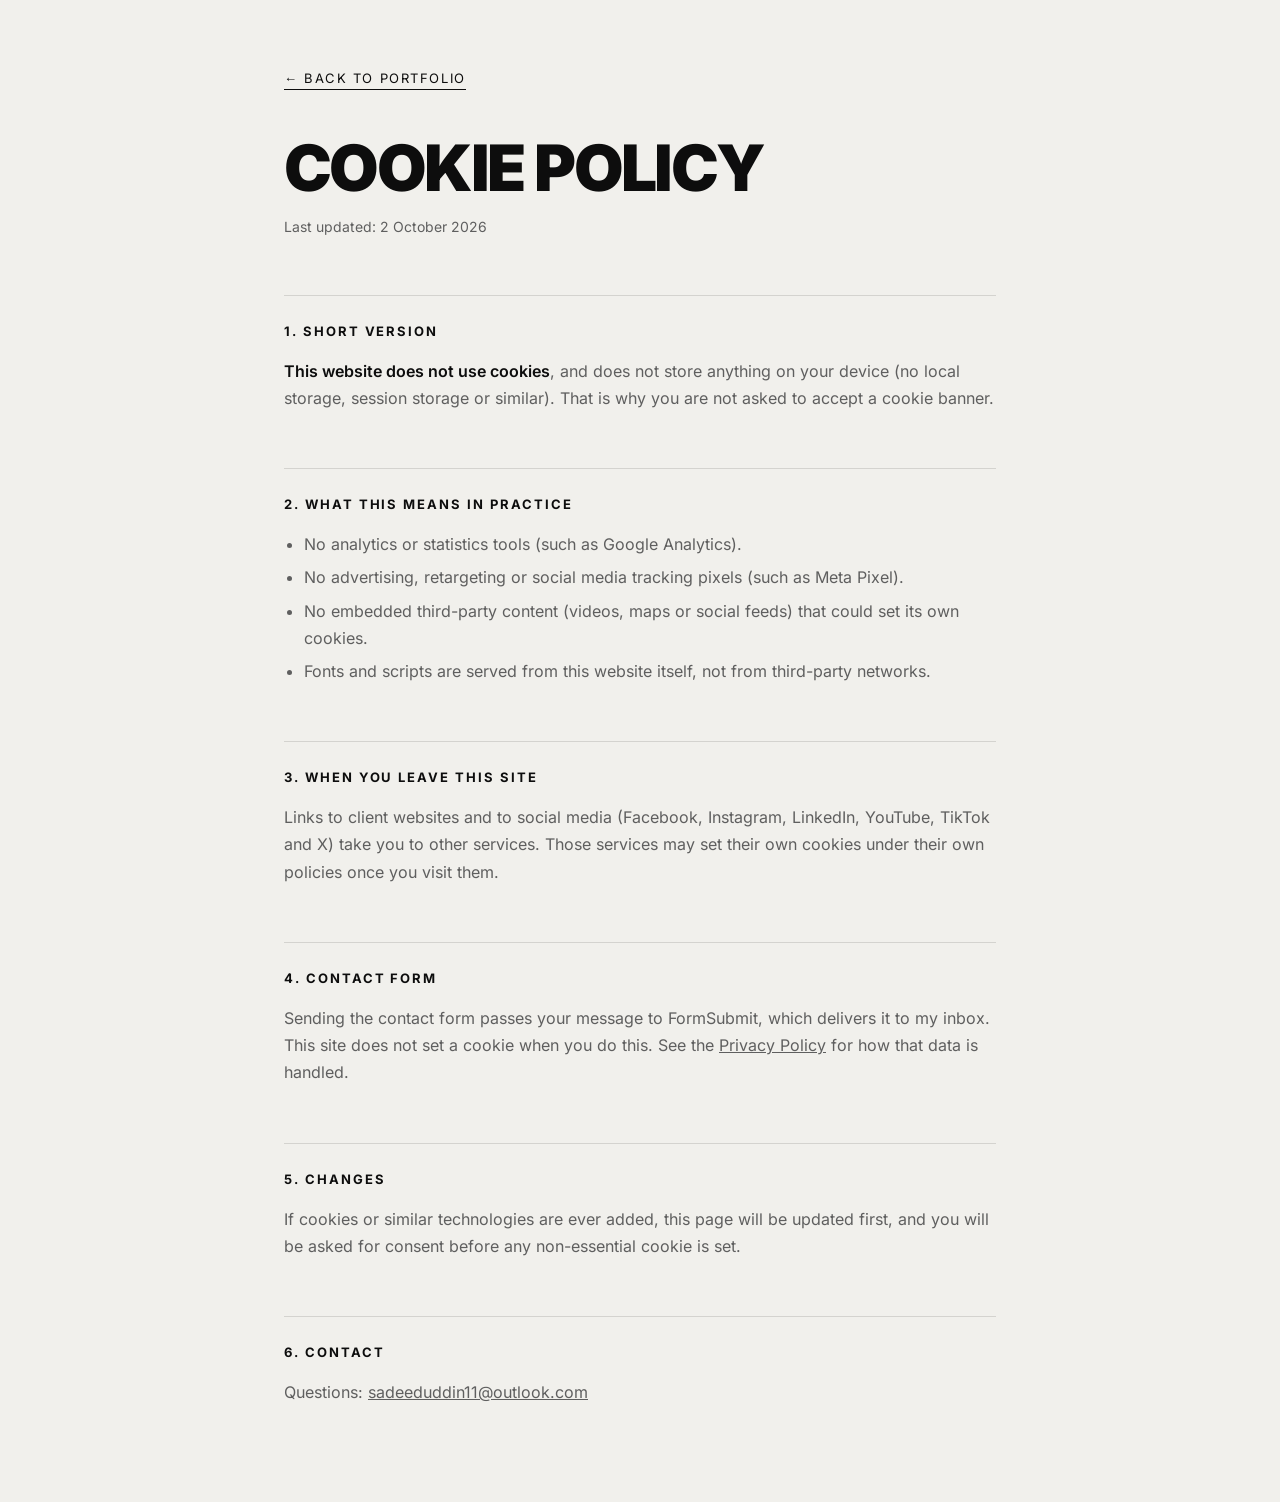
<file: cookies.html>
<!DOCTYPE html>
<html lang="en">
<head>
<meta charset="UTF-8">
<meta name="color-scheme" content="light dark">
<meta name="viewport" content="width=device-width, initial-scale=1">
<meta http-equiv="Content-Security-Policy" content="default-src 'self'; style-src 'self' 'unsafe-inline'; img-src 'self' data:; font-src 'self'; script-src 'none'; frame-src 'none'; object-src 'none'; base-uri 'self'; form-action 'none'; upgrade-insecure-requests">
<meta name="referrer" content="strict-origin-when-cross-origin">
<title>Cookie Policy — Sadeed Uddin</title>
<meta name="description" content="Which cookies and similar technologies Sadeed Uddin's portfolio uses.">
<link rel="icon" href="images/logo.webp">
<link rel="stylesheet" href="fonts/fonts.css">
<link rel="stylesheet" href="css/legal.css">
</head>
<body>
<main>
  <a class="back" href="index.html">← Back to portfolio</a>
  <h1>Cookie Policy</h1>
  <p class="updated">Last updated: 2 October 2026</p>

  <h2>1. Short version</h2>
  <p><strong>This website does not use cookies</strong>, and does not store anything on your device (no local storage, session storage or similar). That is why you are not asked to accept a cookie banner.</p>

  <h2>2. What this means in practice</h2>
  <ul>
    <li>No analytics or statistics tools (such as Google Analytics).</li>
    <li>No advertising, retargeting or social media tracking pixels (such as Meta Pixel).</li>
    <li>No embedded third-party content (videos, maps or social feeds) that could set its own cookies.</li>
    <li>Fonts and scripts are served from this website itself, not from third-party networks.</li>
  </ul>

  <h2>3. When you leave this site</h2>
  <p>Links to client websites and to social media (Facebook, Instagram, LinkedIn, YouTube, TikTok and X) take you to other services. Those services may set their own cookies under their own policies once you visit them.</p>

  <h2>4. Contact form</h2>
  <p>Sending the contact form passes your message to FormSubmit, which delivers it to my inbox. This site does not set a cookie when you do this. See the <a href="privacy.html">Privacy Policy</a> for how that data is handled.</p>

  <h2>5. Changes</h2>
  <p>If cookies or similar technologies are ever added, this page will be updated first, and you will be asked for consent before any non-essential cookie is set.</p>

  <h2>6. Contact</h2>
  <p>Questions: <a href="mailto:sadeeduddin11@outlook.com">sadeeduddin11@outlook.com</a></p>
</main>
</body>
</html>
</file>
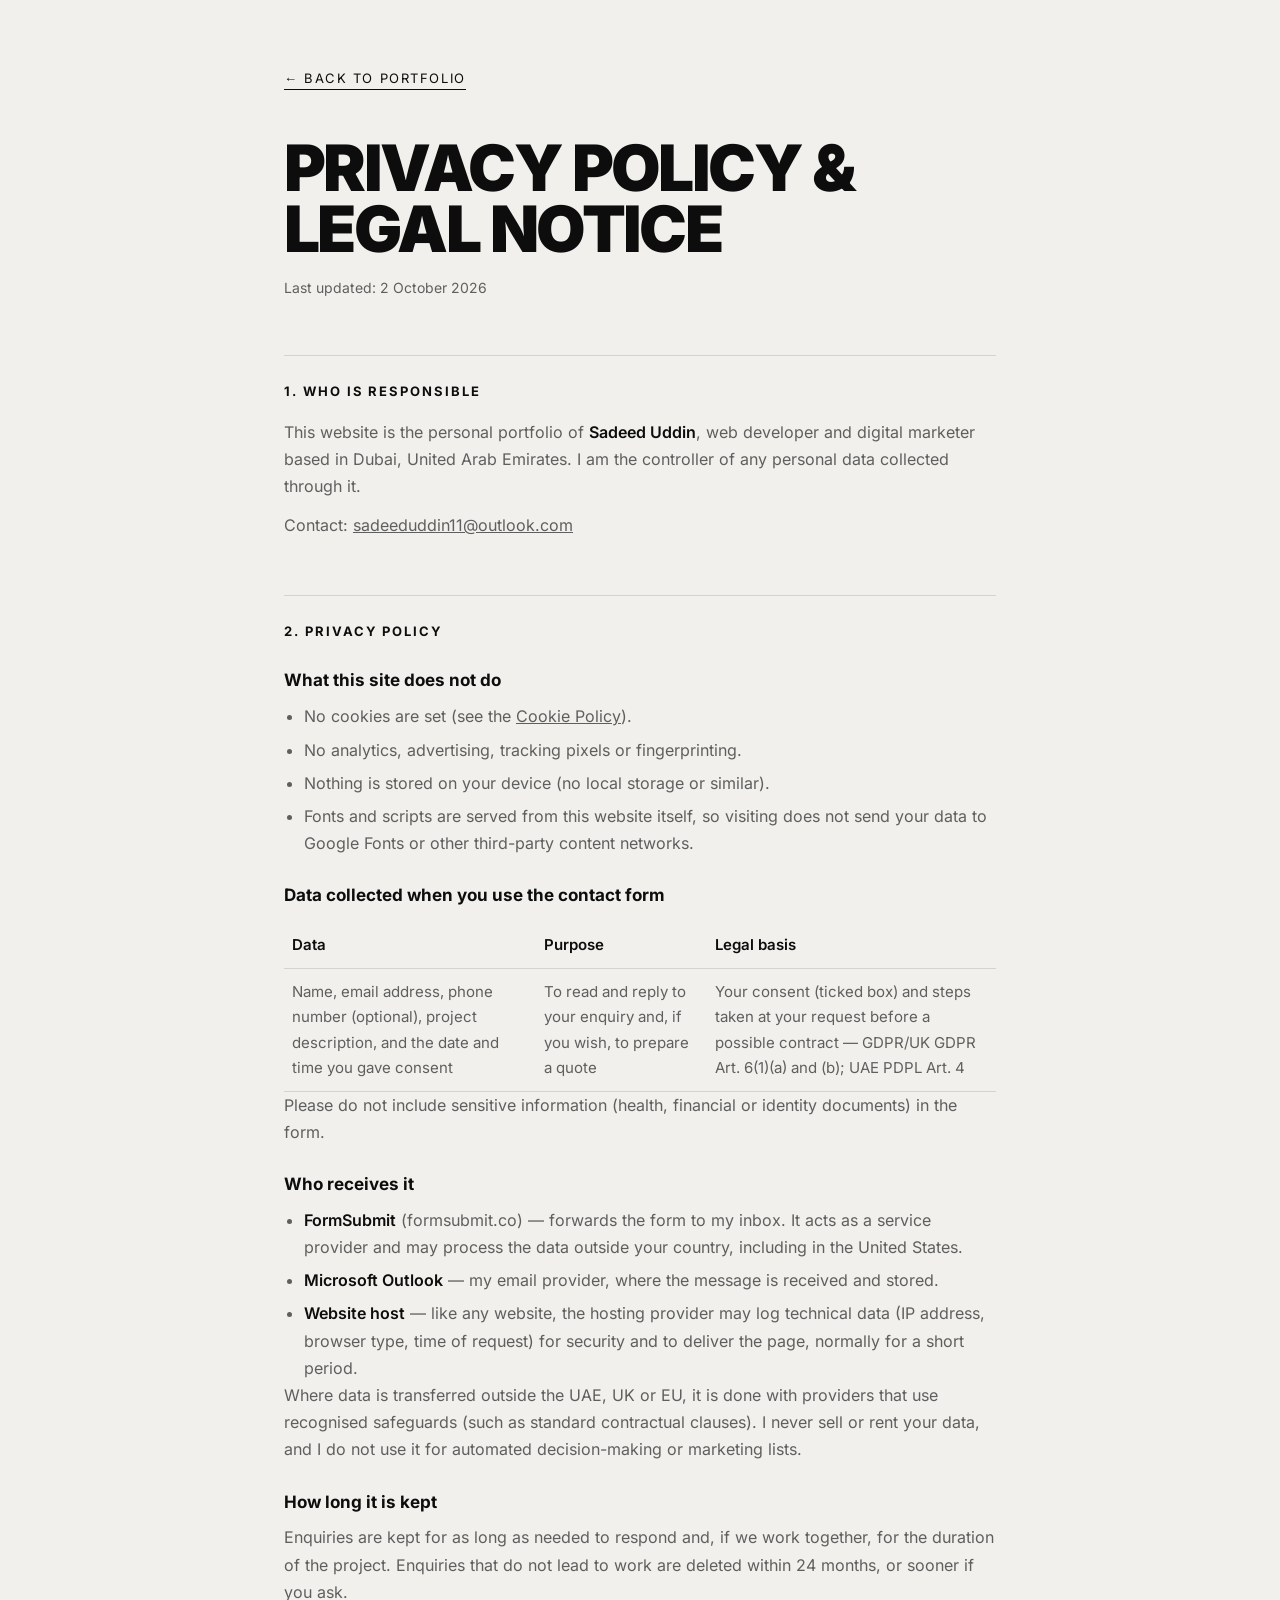
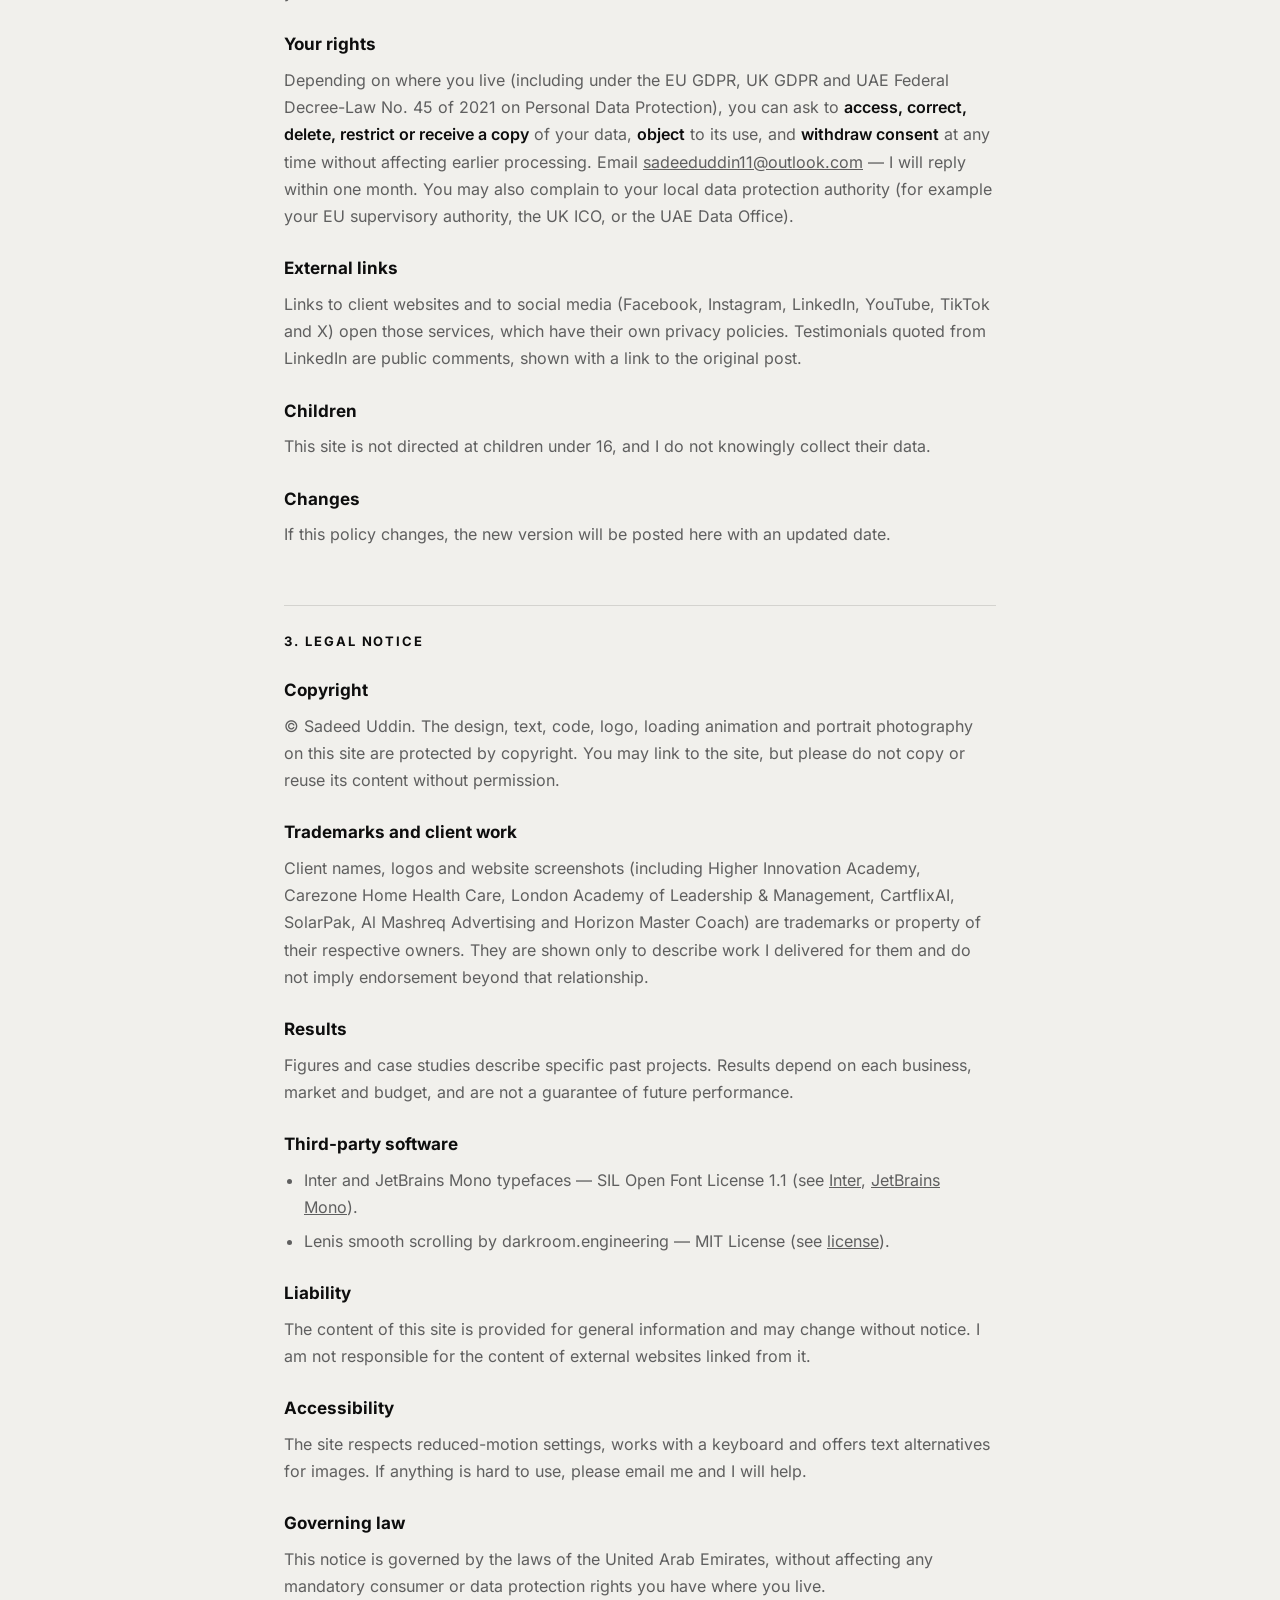
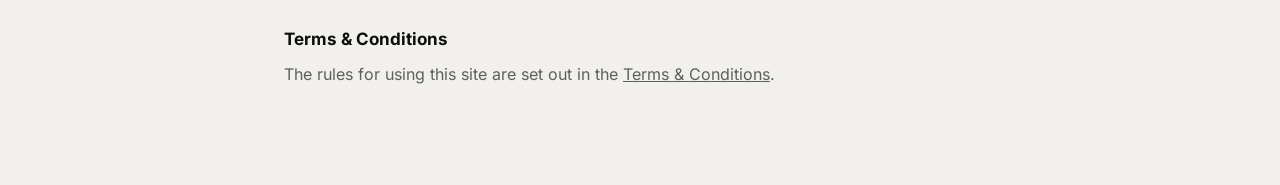
<file: privacy.html>
<!DOCTYPE html>
<html lang="en">
<head>
<meta charset="UTF-8">
<meta name="color-scheme" content="light dark">
<meta name="viewport" content="width=device-width, initial-scale=1">
<meta http-equiv="Content-Security-Policy" content="default-src 'self'; style-src 'self' 'unsafe-inline'; img-src 'self' data:; font-src 'self'; script-src 'none'; frame-src 'none'; object-src 'none'; base-uri 'self'; form-action 'none'; upgrade-insecure-requests">
<meta name="referrer" content="strict-origin-when-cross-origin">
<title>Privacy Policy &amp; Legal Notice — Sadeed Uddin</title>
<meta name="description" content="How Sadeed Uddin's portfolio handles personal data, plus copyright, trademark and legal information.">
<link rel="icon" href="images/logo.webp">
<link rel="stylesheet" href="fonts/fonts.css">
<link rel="stylesheet" href="css/legal.css">
</head>
<body>
<main>
  <a class="back" href="index.html">← Back to portfolio</a>
  <h1>Privacy Policy &amp; Legal Notice</h1>
  <p class="updated">Last updated: 2 October 2026</p>

  <h2>1. Who is responsible</h2>
  <p>This website is the personal portfolio of <strong>Sadeed Uddin</strong>, web developer and digital marketer based in Dubai, United Arab Emirates. I am the controller of any personal data collected through it.</p>
  <p>Contact: <a href="mailto:sadeeduddin11@outlook.com">sadeeduddin11@outlook.com</a></p>

  <h2>2. Privacy Policy</h2>
  <h3>What this site does not do</h3>
  <ul>
    <li>No cookies are set (see the <a href="cookies.html">Cookie Policy</a>).</li>
    <li>No analytics, advertising, tracking pixels or fingerprinting.</li>
    <li>Nothing is stored on your device (no local storage or similar).</li>
    <li>Fonts and scripts are served from this website itself, so visiting does not send your data to Google Fonts or other third-party content networks.</li>
  </ul>

  <h3>Data collected when you use the contact form</h3>
  <table>
    <thead><tr><th>Data</th><th>Purpose</th><th>Legal basis</th></tr></thead>
    <tbody>
      <tr><td>Name, email address, phone number (optional), project description, and the date and time you gave consent</td><td>To read and reply to your enquiry and, if you wish, to prepare a quote</td><td>Your consent (ticked box) and steps taken at your request before a possible contract — GDPR/UK GDPR Art. 6(1)(a) and (b); UAE PDPL Art. 4</td></tr>
    </tbody>
  </table>
  <p>Please do not include sensitive information (health, financial or identity documents) in the form.</p>

  <h3>Who receives it</h3>
  <ul>
    <li><strong>FormSubmit</strong> (formsubmit.co) — forwards the form to my inbox. It acts as a service provider and may process the data outside your country, including in the United States.</li>
    <li><strong>Microsoft Outlook</strong> — my email provider, where the message is received and stored.</li>
    <li><strong>Website host</strong> — like any website, the hosting provider may log technical data (IP address, browser type, time of request) for security and to deliver the page, normally for a short period.</li>
  </ul>
  <p>Where data is transferred outside the UAE, UK or EU, it is done with providers that use recognised safeguards (such as standard contractual clauses). I never sell or rent your data, and I do not use it for automated decision-making or marketing lists.</p>

  <h3>How long it is kept</h3>
  <p>Enquiries are kept for as long as needed to respond and, if we work together, for the duration of the project. Enquiries that do not lead to work are deleted within 24 months, or sooner if you ask.</p>

  <h3>Your rights</h3>
  <p>Depending on where you live (including under the EU GDPR, UK GDPR and UAE Federal Decree-Law No. 45 of 2021 on Personal Data Protection), you can ask to <strong>access, correct, delete, restrict or receive a copy</strong> of your data, <strong>object</strong> to its use, and <strong>withdraw consent</strong> at any time without affecting earlier processing. Email <a href="mailto:sadeeduddin11@outlook.com">sadeeduddin11@outlook.com</a> — I will reply within one month. You may also complain to your local data protection authority (for example your EU supervisory authority, the UK ICO, or the UAE Data Office).</p>

  <h3>External links</h3>
  <p>Links to client websites and to social media (Facebook, Instagram, LinkedIn, YouTube, TikTok and X) open those services, which have their own privacy policies. Testimonials quoted from LinkedIn are public comments, shown with a link to the original post.</p>

  <h3>Children</h3>
  <p>This site is not directed at children under 16, and I do not knowingly collect their data.</p>

  <h3>Changes</h3>
  <p>If this policy changes, the new version will be posted here with an updated date.</p>

  <h2>3. Legal Notice</h2>
  <h3>Copyright</h3>
  <p>© Sadeed Uddin. The design, text, code, logo, loading animation and portrait photography on this site are protected by copyright. You may link to the site, but please do not copy or reuse its content without permission.</p>

  <h3>Trademarks and client work</h3>
  <p>Client names, logos and website screenshots (including Higher Innovation Academy, Carezone Home Health Care, London Academy of Leadership &amp; Management, CartflixAI, SolarPak, Al Mashreq Advertising and Horizon Master Coach) are trademarks or property of their respective owners. They are shown only to describe work I delivered for them and do not imply endorsement beyond that relationship.</p>

  <h3>Results</h3>
  <p>Figures and case studies describe specific past projects. Results depend on each business, market and budget, and are not a guarantee of future performance.</p>

  <h3>Third-party software</h3>
  <ul>
    <li>Inter and JetBrains Mono typefaces — SIL Open Font License 1.1 (see <a href="fonts/LICENSE-Inter.txt">Inter</a>, <a href="fonts/LICENSE-JetBrainsMono.txt">JetBrains Mono</a>).</li>
    <li>Lenis smooth scrolling by darkroom.engineering — MIT License (see <a href="vendor/LICENSE-lenis.txt">license</a>).</li>
  </ul>

  <h3>Liability</h3>
  <p>The content of this site is provided for general information and may change without notice. I am not responsible for the content of external websites linked from it.</p>

  <h3>Accessibility</h3>
  <p>The site respects reduced-motion settings, works with a keyboard and offers text alternatives for images. If anything is hard to use, please email me and I will help.</p>

  <h3>Governing law</h3>
  <p>This notice is governed by the laws of the United Arab Emirates, without affecting any mandatory consumer or data protection rights you have where you live.</p>

  <h3>Terms &amp; Conditions</h3>
  <p>The rules for using this site are set out in the <a href="terms.html">Terms &amp; Conditions</a>.</p>
</main>
</body>
</html>
</file>
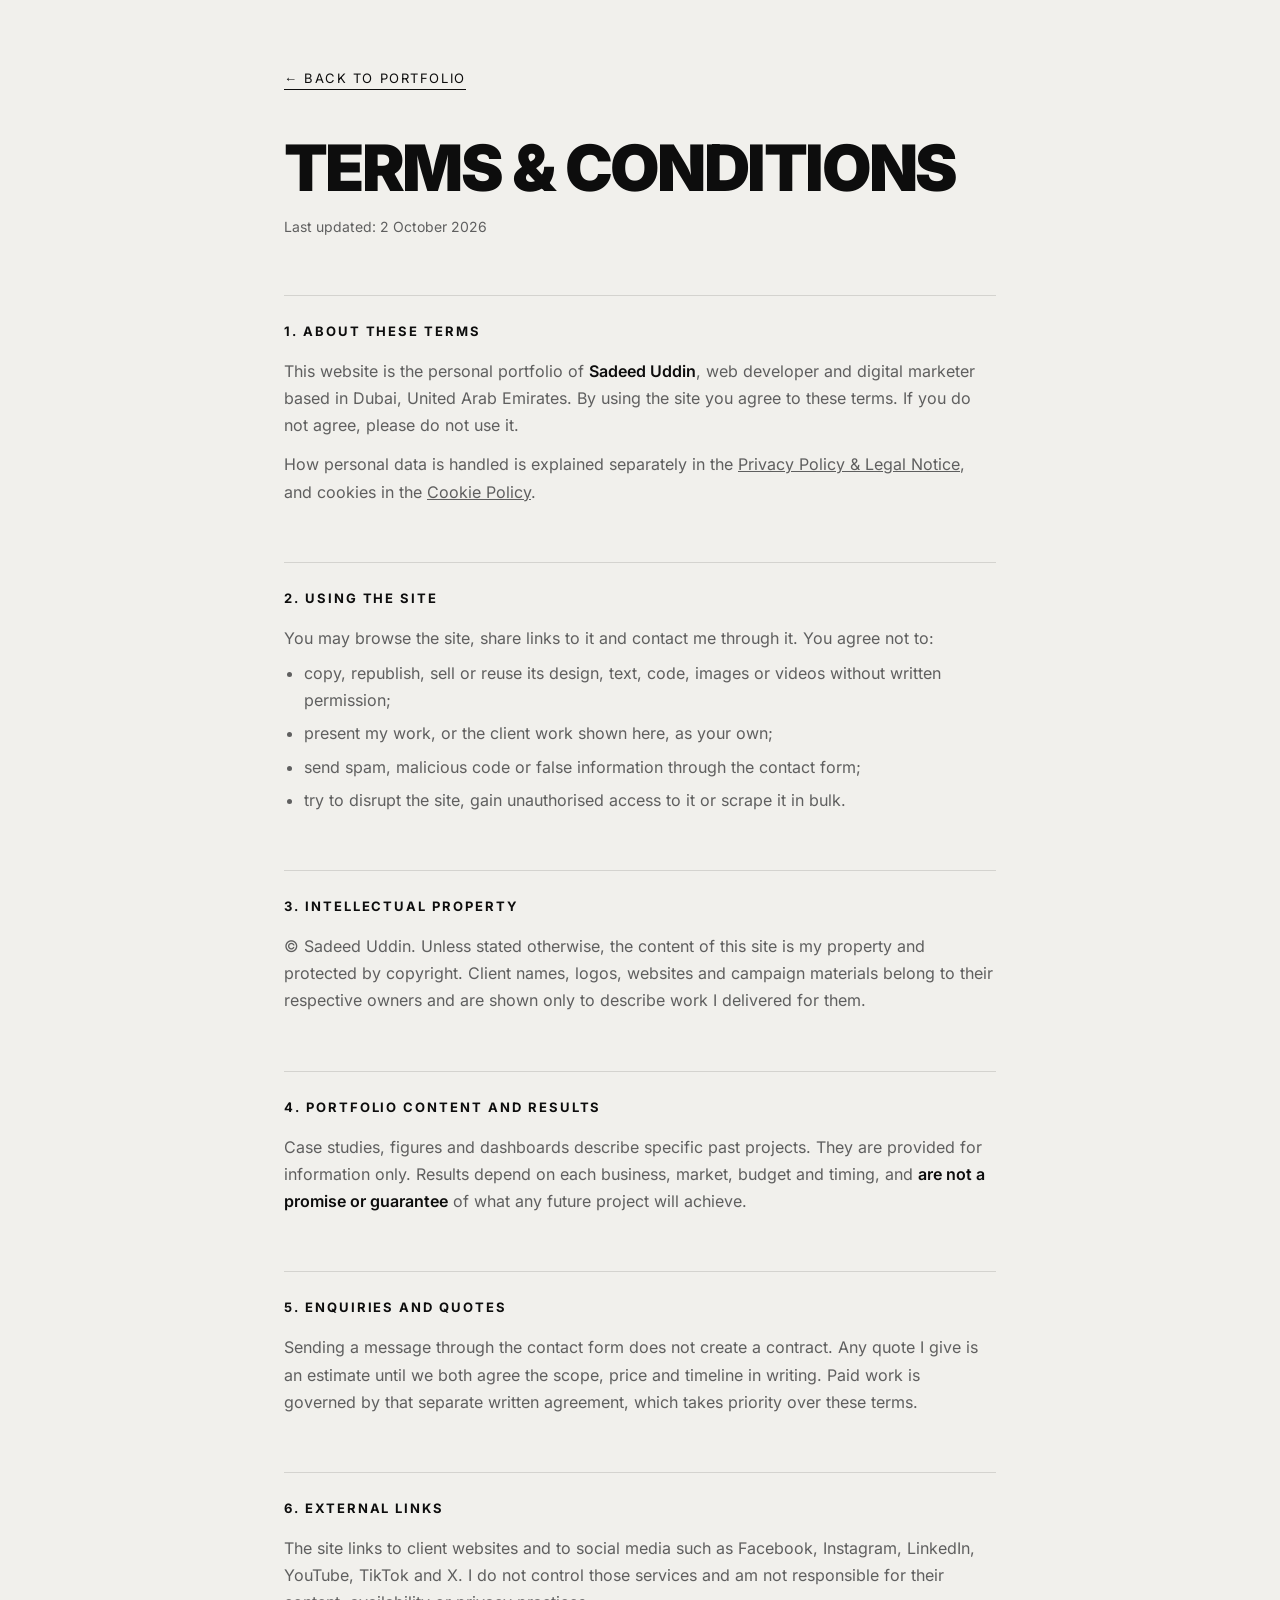
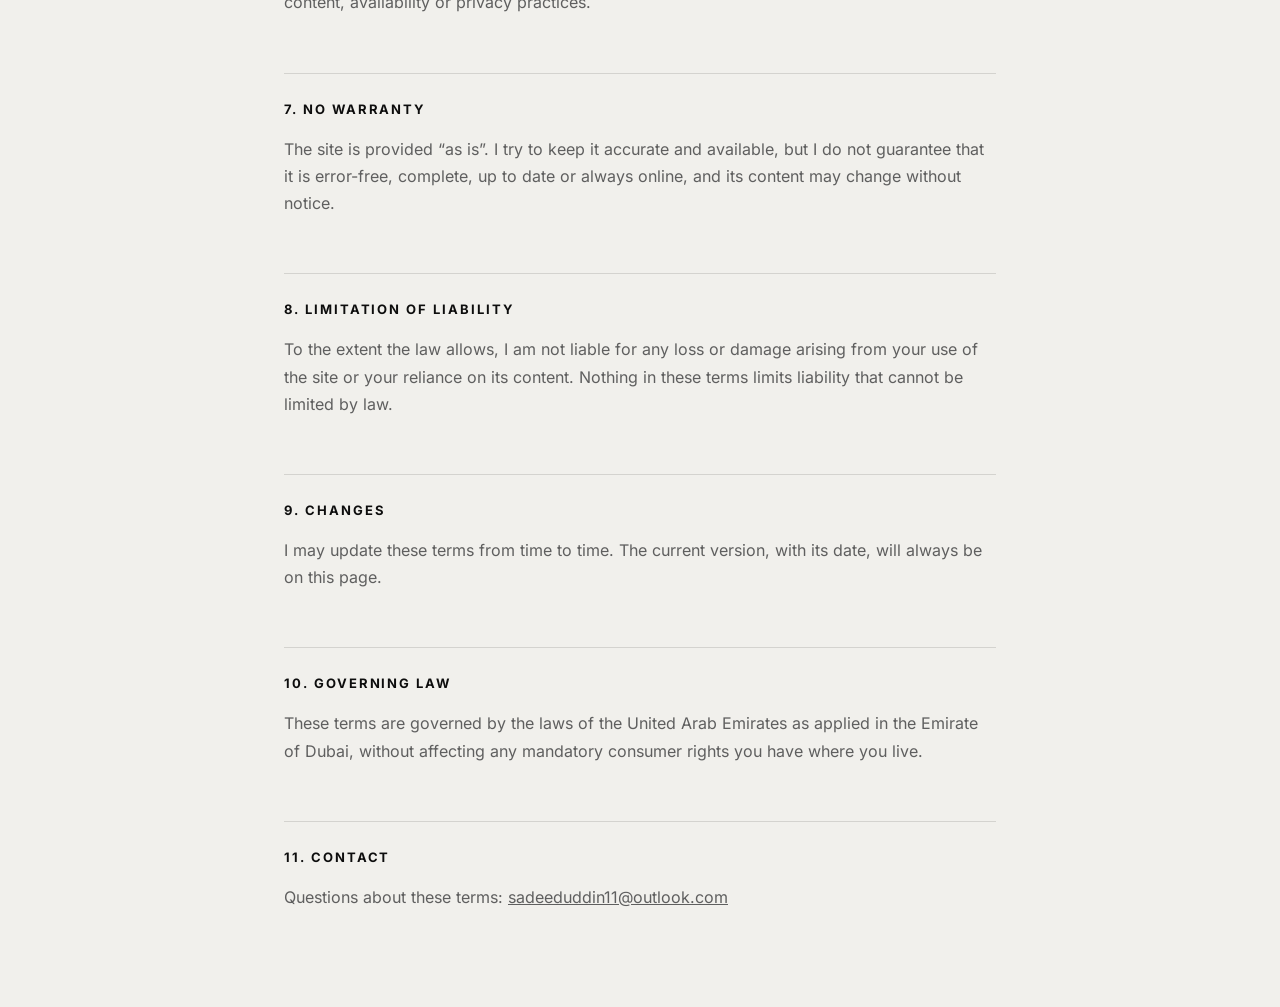
<file: terms.html>
<!DOCTYPE html>
<html lang="en">
<head>
<meta charset="UTF-8">
<meta name="color-scheme" content="light dark">
<meta name="viewport" content="width=device-width, initial-scale=1">
<meta http-equiv="Content-Security-Policy" content="default-src 'self'; style-src 'self' 'unsafe-inline'; img-src 'self' data:; font-src 'self'; script-src 'none'; frame-src 'none'; object-src 'none'; base-uri 'self'; form-action 'none'; upgrade-insecure-requests">
<meta name="referrer" content="strict-origin-when-cross-origin">
<title>Terms &amp; Conditions — Sadeed Uddin</title>
<meta name="description" content="The terms that apply when you use Sadeed Uddin's portfolio website.">
<link rel="icon" href="images/logo.webp">
<link rel="stylesheet" href="fonts/fonts.css">
<link rel="stylesheet" href="css/legal.css">
</head>
<body>
<main>
  <a class="back" href="index.html">← Back to portfolio</a>
  <h1>Terms &amp; Conditions</h1>
  <p class="updated">Last updated: 2 October 2026</p>

  <h2>1. About these terms</h2>
  <p>This website is the personal portfolio of <strong>Sadeed Uddin</strong>, web developer and digital marketer based in Dubai, United Arab Emirates. By using the site you agree to these terms. If you do not agree, please do not use it.</p>
  <p>How personal data is handled is explained separately in the <a href="privacy.html">Privacy Policy &amp; Legal Notice</a>, and cookies in the <a href="cookies.html">Cookie Policy</a>.</p>

  <h2>2. Using the site</h2>
  <p>You may browse the site, share links to it and contact me through it. You agree not to:</p>
  <ul>
    <li>copy, republish, sell or reuse its design, text, code, images or videos without written permission;</li>
    <li>present my work, or the client work shown here, as your own;</li>
    <li>send spam, malicious code or false information through the contact form;</li>
    <li>try to disrupt the site, gain unauthorised access to it or scrape it in bulk.</li>
  </ul>

  <h2>3. Intellectual property</h2>
  <p>© Sadeed Uddin. Unless stated otherwise, the content of this site is my property and protected by copyright. Client names, logos, websites and campaign materials belong to their respective owners and are shown only to describe work I delivered for them.</p>

  <h2>4. Portfolio content and results</h2>
  <p>Case studies, figures and dashboards describe specific past projects. They are provided for information only. Results depend on each business, market, budget and timing, and <strong>are not a promise or guarantee</strong> of what any future project will achieve.</p>

  <h2>5. Enquiries and quotes</h2>
  <p>Sending a message through the contact form does not create a contract. Any quote I give is an estimate until we both agree the scope, price and timeline in writing. Paid work is governed by that separate written agreement, which takes priority over these terms.</p>

  <h2>6. External links</h2>
  <p>The site links to client websites and to social media such as Facebook, Instagram, LinkedIn, YouTube, TikTok and X. I do not control those services and am not responsible for their content, availability or privacy practices.</p>

  <h2>7. No warranty</h2>
  <p>The site is provided “as is”. I try to keep it accurate and available, but I do not guarantee that it is error-free, complete, up to date or always online, and its content may change without notice.</p>

  <h2>8. Limitation of liability</h2>
  <p>To the extent the law allows, I am not liable for any loss or damage arising from your use of the site or your reliance on its content. Nothing in these terms limits liability that cannot be limited by law.</p>

  <h2>9. Changes</h2>
  <p>I may update these terms from time to time. The current version, with its date, will always be on this page.</p>

  <h2>10. Governing law</h2>
  <p>These terms are governed by the laws of the United Arab Emirates as applied in the Emirate of Dubai, without affecting any mandatory consumer rights you have where you live.</p>

  <h2>11. Contact</h2>
  <p>Questions about these terms: <a href="mailto:sadeeduddin11@outlook.com">sadeeduddin11@outlook.com</a></p>
</main>
</body>
</html>
</file>
<file: fonts/fonts.css>
/* cyrillic-ext */
@font-face {
  font-family: 'Inter';
  font-style: normal;
  font-weight: 300;
  font-display: swap;
  src: url(inter-UcC73FwrK3iLTeHuS_nVMrMxCp50SjIa2JL7SUc.woff2) format('woff2');
  unicode-range: U+0460-052F, U+1C80-1C8A, U+20B4, U+2DE0-2DFF, U+A640-A69F, U+FE2E-FE2F;
}
/* cyrillic */
@font-face {
  font-family: 'Inter';
  font-style: normal;
  font-weight: 300;
  font-display: swap;
  src: url(inter-UcC73FwrK3iLTeHuS_nVMrMxCp50SjIa0ZL7SUc.woff2) format('woff2');
  unicode-range: U+0301, U+0400-045F, U+0490-0491, U+04B0-04B1, U+2116;
}
/* greek-ext */
@font-face {
  font-family: 'Inter';
  font-style: normal;
  font-weight: 300;
  font-display: swap;
  src: url(inter-UcC73FwrK3iLTeHuS_nVMrMxCp50SjIa2ZL7SUc.woff2) format('woff2');
  unicode-range: U+1F00-1FFF;
}
/* greek */
@font-face {
  font-family: 'Inter';
  font-style: normal;
  font-weight: 300;
  font-display: swap;
  src: url(inter-UcC73FwrK3iLTeHuS_nVMrMxCp50SjIa1pL7SUc.woff2) format('woff2');
  unicode-range: U+0370-0377, U+037A-037F, U+0384-038A, U+038C, U+038E-03A1, U+03A3-03FF;
}
/* vietnamese */
@font-face {
  font-family: 'Inter';
  font-style: normal;
  font-weight: 300;
  font-display: swap;
  src: url(inter-UcC73FwrK3iLTeHuS_nVMrMxCp50SjIa2pL7SUc.woff2) format('woff2');
  unicode-range: U+0102-0103, U+0110-0111, U+0128-0129, U+0168-0169, U+01A0-01A1, U+01AF-01B0, U+0300-0301, U+0303-0304, U+0308-0309, U+0323, U+0329, U+1EA0-1EF9, U+20AB;
}
/* latin-ext */
@font-face {
  font-family: 'Inter';
  font-style: normal;
  font-weight: 300;
  font-display: swap;
  src: url(inter-UcC73FwrK3iLTeHuS_nVMrMxCp50SjIa25L7SUc.woff2) format('woff2');
  unicode-range: U+0100-02BA, U+02BD-02C5, U+02C7-02CC, U+02CE-02D7, U+02DD-02FF, U+0304, U+0308, U+0329, U+1D00-1DBF, U+1E00-1E9F, U+1EF2-1EFF, U+2020, U+20A0-20AB, U+20AD-20C0, U+2113, U+2C60-2C7F, U+A720-A7FF;
}
/* latin */
@font-face {
  font-family: 'Inter';
  font-style: normal;
  font-weight: 300;
  font-display: swap;
  src: url(inter-UcC73FwrK3iLTeHuS_nVMrMxCp50SjIa1ZL7.woff2) format('woff2');
  unicode-range: U+0000-00FF, U+0131, U+0152-0153, U+02BB-02BC, U+02C6, U+02DA, U+02DC, U+0304, U+0308, U+0329, U+2000-206F, U+20AC, U+2122, U+2191, U+2193, U+2212, U+2215, U+FEFF, U+FFFD;
}
/* cyrillic-ext */
@font-face {
  font-family: 'Inter';
  font-style: normal;
  font-weight: 400;
  font-display: swap;
  src: url(inter-UcC73FwrK3iLTeHuS_nVMrMxCp50SjIa2JL7SUc.woff2) format('woff2');
  unicode-range: U+0460-052F, U+1C80-1C8A, U+20B4, U+2DE0-2DFF, U+A640-A69F, U+FE2E-FE2F;
}
/* cyrillic */
@font-face {
  font-family: 'Inter';
  font-style: normal;
  font-weight: 400;
  font-display: swap;
  src: url(inter-UcC73FwrK3iLTeHuS_nVMrMxCp50SjIa0ZL7SUc.woff2) format('woff2');
  unicode-range: U+0301, U+0400-045F, U+0490-0491, U+04B0-04B1, U+2116;
}
/* greek-ext */
@font-face {
  font-family: 'Inter';
  font-style: normal;
  font-weight: 400;
  font-display: swap;
  src: url(inter-UcC73FwrK3iLTeHuS_nVMrMxCp50SjIa2ZL7SUc.woff2) format('woff2');
  unicode-range: U+1F00-1FFF;
}
/* greek */
@font-face {
  font-family: 'Inter';
  font-style: normal;
  font-weight: 400;
  font-display: swap;
  src: url(inter-UcC73FwrK3iLTeHuS_nVMrMxCp50SjIa1pL7SUc.woff2) format('woff2');
  unicode-range: U+0370-0377, U+037A-037F, U+0384-038A, U+038C, U+038E-03A1, U+03A3-03FF;
}
/* vietnamese */
@font-face {
  font-family: 'Inter';
  font-style: normal;
  font-weight: 400;
  font-display: swap;
  src: url(inter-UcC73FwrK3iLTeHuS_nVMrMxCp50SjIa2pL7SUc.woff2) format('woff2');
  unicode-range: U+0102-0103, U+0110-0111, U+0128-0129, U+0168-0169, U+01A0-01A1, U+01AF-01B0, U+0300-0301, U+0303-0304, U+0308-0309, U+0323, U+0329, U+1EA0-1EF9, U+20AB;
}
/* latin-ext */
@font-face {
  font-family: 'Inter';
  font-style: normal;
  font-weight: 400;
  font-display: swap;
  src: url(inter-UcC73FwrK3iLTeHuS_nVMrMxCp50SjIa25L7SUc.woff2) format('woff2');
  unicode-range: U+0100-02BA, U+02BD-02C5, U+02C7-02CC, U+02CE-02D7, U+02DD-02FF, U+0304, U+0308, U+0329, U+1D00-1DBF, U+1E00-1E9F, U+1EF2-1EFF, U+2020, U+20A0-20AB, U+20AD-20C0, U+2113, U+2C60-2C7F, U+A720-A7FF;
}
/* latin */
@font-face {
  font-family: 'Inter';
  font-style: normal;
  font-weight: 400;
  font-display: swap;
  src: url(inter-UcC73FwrK3iLTeHuS_nVMrMxCp50SjIa1ZL7.woff2) format('woff2');
  unicode-range: U+0000-00FF, U+0131, U+0152-0153, U+02BB-02BC, U+02C6, U+02DA, U+02DC, U+0304, U+0308, U+0329, U+2000-206F, U+20AC, U+2122, U+2191, U+2193, U+2212, U+2215, U+FEFF, U+FFFD;
}
/* cyrillic-ext */
@font-face {
  font-family: 'Inter';
  font-style: normal;
  font-weight: 500;
  font-display: swap;
  src: url(inter-UcC73FwrK3iLTeHuS_nVMrMxCp50SjIa2JL7SUc.woff2) format('woff2');
  unicode-range: U+0460-052F, U+1C80-1C8A, U+20B4, U+2DE0-2DFF, U+A640-A69F, U+FE2E-FE2F;
}
/* cyrillic */
@font-face {
  font-family: 'Inter';
  font-style: normal;
  font-weight: 500;
  font-display: swap;
  src: url(inter-UcC73FwrK3iLTeHuS_nVMrMxCp50SjIa0ZL7SUc.woff2) format('woff2');
  unicode-range: U+0301, U+0400-045F, U+0490-0491, U+04B0-04B1, U+2116;
}
/* greek-ext */
@font-face {
  font-family: 'Inter';
  font-style: normal;
  font-weight: 500;
  font-display: swap;
  src: url(inter-UcC73FwrK3iLTeHuS_nVMrMxCp50SjIa2ZL7SUc.woff2) format('woff2');
  unicode-range: U+1F00-1FFF;
}
/* greek */
@font-face {
  font-family: 'Inter';
  font-style: normal;
  font-weight: 500;
  font-display: swap;
  src: url(inter-UcC73FwrK3iLTeHuS_nVMrMxCp50SjIa1pL7SUc.woff2) format('woff2');
  unicode-range: U+0370-0377, U+037A-037F, U+0384-038A, U+038C, U+038E-03A1, U+03A3-03FF;
}
/* vietnamese */
@font-face {
  font-family: 'Inter';
  font-style: normal;
  font-weight: 500;
  font-display: swap;
  src: url(inter-UcC73FwrK3iLTeHuS_nVMrMxCp50SjIa2pL7SUc.woff2) format('woff2');
  unicode-range: U+0102-0103, U+0110-0111, U+0128-0129, U+0168-0169, U+01A0-01A1, U+01AF-01B0, U+0300-0301, U+0303-0304, U+0308-0309, U+0323, U+0329, U+1EA0-1EF9, U+20AB;
}
/* latin-ext */
@font-face {
  font-family: 'Inter';
  font-style: normal;
  font-weight: 500;
  font-display: swap;
  src: url(inter-UcC73FwrK3iLTeHuS_nVMrMxCp50SjIa25L7SUc.woff2) format('woff2');
  unicode-range: U+0100-02BA, U+02BD-02C5, U+02C7-02CC, U+02CE-02D7, U+02DD-02FF, U+0304, U+0308, U+0329, U+1D00-1DBF, U+1E00-1E9F, U+1EF2-1EFF, U+2020, U+20A0-20AB, U+20AD-20C0, U+2113, U+2C60-2C7F, U+A720-A7FF;
}
/* latin */
@font-face {
  font-family: 'Inter';
  font-style: normal;
  font-weight: 500;
  font-display: swap;
  src: url(inter-UcC73FwrK3iLTeHuS_nVMrMxCp50SjIa1ZL7.woff2) format('woff2');
  unicode-range: U+0000-00FF, U+0131, U+0152-0153, U+02BB-02BC, U+02C6, U+02DA, U+02DC, U+0304, U+0308, U+0329, U+2000-206F, U+20AC, U+2122, U+2191, U+2193, U+2212, U+2215, U+FEFF, U+FFFD;
}
/* cyrillic-ext */
@font-face {
  font-family: 'Inter';
  font-style: normal;
  font-weight: 600;
  font-display: swap;
  src: url(inter-UcC73FwrK3iLTeHuS_nVMrMxCp50SjIa2JL7SUc.woff2) format('woff2');
  unicode-range: U+0460-052F, U+1C80-1C8A, U+20B4, U+2DE0-2DFF, U+A640-A69F, U+FE2E-FE2F;
}
/* cyrillic */
@font-face {
  font-family: 'Inter';
  font-style: normal;
  font-weight: 600;
  font-display: swap;
  src: url(inter-UcC73FwrK3iLTeHuS_nVMrMxCp50SjIa0ZL7SUc.woff2) format('woff2');
  unicode-range: U+0301, U+0400-045F, U+0490-0491, U+04B0-04B1, U+2116;
}
/* greek-ext */
@font-face {
  font-family: 'Inter';
  font-style: normal;
  font-weight: 600;
  font-display: swap;
  src: url(inter-UcC73FwrK3iLTeHuS_nVMrMxCp50SjIa2ZL7SUc.woff2) format('woff2');
  unicode-range: U+1F00-1FFF;
}
/* greek */
@font-face {
  font-family: 'Inter';
  font-style: normal;
  font-weight: 600;
  font-display: swap;
  src: url(inter-UcC73FwrK3iLTeHuS_nVMrMxCp50SjIa1pL7SUc.woff2) format('woff2');
  unicode-range: U+0370-0377, U+037A-037F, U+0384-038A, U+038C, U+038E-03A1, U+03A3-03FF;
}
/* vietnamese */
@font-face {
  font-family: 'Inter';
  font-style: normal;
  font-weight: 600;
  font-display: swap;
  src: url(inter-UcC73FwrK3iLTeHuS_nVMrMxCp50SjIa2pL7SUc.woff2) format('woff2');
  unicode-range: U+0102-0103, U+0110-0111, U+0128-0129, U+0168-0169, U+01A0-01A1, U+01AF-01B0, U+0300-0301, U+0303-0304, U+0308-0309, U+0323, U+0329, U+1EA0-1EF9, U+20AB;
}
/* latin-ext */
@font-face {
  font-family: 'Inter';
  font-style: normal;
  font-weight: 600;
  font-display: swap;
  src: url(inter-UcC73FwrK3iLTeHuS_nVMrMxCp50SjIa25L7SUc.woff2) format('woff2');
  unicode-range: U+0100-02BA, U+02BD-02C5, U+02C7-02CC, U+02CE-02D7, U+02DD-02FF, U+0304, U+0308, U+0329, U+1D00-1DBF, U+1E00-1E9F, U+1EF2-1EFF, U+2020, U+20A0-20AB, U+20AD-20C0, U+2113, U+2C60-2C7F, U+A720-A7FF;
}
/* latin */
@font-face {
  font-family: 'Inter';
  font-style: normal;
  font-weight: 600;
  font-display: swap;
  src: url(inter-UcC73FwrK3iLTeHuS_nVMrMxCp50SjIa1ZL7.woff2) format('woff2');
  unicode-range: U+0000-00FF, U+0131, U+0152-0153, U+02BB-02BC, U+02C6, U+02DA, U+02DC, U+0304, U+0308, U+0329, U+2000-206F, U+20AC, U+2122, U+2191, U+2193, U+2212, U+2215, U+FEFF, U+FFFD;
}
/* cyrillic-ext */
@font-face {
  font-family: 'Inter';
  font-style: normal;
  font-weight: 700;
  font-display: swap;
  src: url(inter-UcC73FwrK3iLTeHuS_nVMrMxCp50SjIa2JL7SUc.woff2) format('woff2');
  unicode-range: U+0460-052F, U+1C80-1C8A, U+20B4, U+2DE0-2DFF, U+A640-A69F, U+FE2E-FE2F;
}
/* cyrillic */
@font-face {
  font-family: 'Inter';
  font-style: normal;
  font-weight: 700;
  font-display: swap;
  src: url(inter-UcC73FwrK3iLTeHuS_nVMrMxCp50SjIa0ZL7SUc.woff2) format('woff2');
  unicode-range: U+0301, U+0400-045F, U+0490-0491, U+04B0-04B1, U+2116;
}
/* greek-ext */
@font-face {
  font-family: 'Inter';
  font-style: normal;
  font-weight: 700;
  font-display: swap;
  src: url(inter-UcC73FwrK3iLTeHuS_nVMrMxCp50SjIa2ZL7SUc.woff2) format('woff2');
  unicode-range: U+1F00-1FFF;
}
/* greek */
@font-face {
  font-family: 'Inter';
  font-style: normal;
  font-weight: 700;
  font-display: swap;
  src: url(inter-UcC73FwrK3iLTeHuS_nVMrMxCp50SjIa1pL7SUc.woff2) format('woff2');
  unicode-range: U+0370-0377, U+037A-037F, U+0384-038A, U+038C, U+038E-03A1, U+03A3-03FF;
}
/* vietnamese */
@font-face {
  font-family: 'Inter';
  font-style: normal;
  font-weight: 700;
  font-display: swap;
  src: url(inter-UcC73FwrK3iLTeHuS_nVMrMxCp50SjIa2pL7SUc.woff2) format('woff2');
  unicode-range: U+0102-0103, U+0110-0111, U+0128-0129, U+0168-0169, U+01A0-01A1, U+01AF-01B0, U+0300-0301, U+0303-0304, U+0308-0309, U+0323, U+0329, U+1EA0-1EF9, U+20AB;
}
/* latin-ext */
@font-face {
  font-family: 'Inter';
  font-style: normal;
  font-weight: 700;
  font-display: swap;
  src: url(inter-UcC73FwrK3iLTeHuS_nVMrMxCp50SjIa25L7SUc.woff2) format('woff2');
  unicode-range: U+0100-02BA, U+02BD-02C5, U+02C7-02CC, U+02CE-02D7, U+02DD-02FF, U+0304, U+0308, U+0329, U+1D00-1DBF, U+1E00-1E9F, U+1EF2-1EFF, U+2020, U+20A0-20AB, U+20AD-20C0, U+2113, U+2C60-2C7F, U+A720-A7FF;
}
/* latin */
@font-face {
  font-family: 'Inter';
  font-style: normal;
  font-weight: 700;
  font-display: swap;
  src: url(inter-UcC73FwrK3iLTeHuS_nVMrMxCp50SjIa1ZL7.woff2) format('woff2');
  unicode-range: U+0000-00FF, U+0131, U+0152-0153, U+02BB-02BC, U+02C6, U+02DA, U+02DC, U+0304, U+0308, U+0329, U+2000-206F, U+20AC, U+2122, U+2191, U+2193, U+2212, U+2215, U+FEFF, U+FFFD;
}
/* cyrillic-ext */
@font-face {
  font-family: 'Inter';
  font-style: normal;
  font-weight: 800;
  font-display: swap;
  src: url(inter-UcC73FwrK3iLTeHuS_nVMrMxCp50SjIa2JL7SUc.woff2) format('woff2');
  unicode-range: U+0460-052F, U+1C80-1C8A, U+20B4, U+2DE0-2DFF, U+A640-A69F, U+FE2E-FE2F;
}
/* cyrillic */
@font-face {
  font-family: 'Inter';
  font-style: normal;
  font-weight: 800;
  font-display: swap;
  src: url(inter-UcC73FwrK3iLTeHuS_nVMrMxCp50SjIa0ZL7SUc.woff2) format('woff2');
  unicode-range: U+0301, U+0400-045F, U+0490-0491, U+04B0-04B1, U+2116;
}
/* greek-ext */
@font-face {
  font-family: 'Inter';
  font-style: normal;
  font-weight: 800;
  font-display: swap;
  src: url(inter-UcC73FwrK3iLTeHuS_nVMrMxCp50SjIa2ZL7SUc.woff2) format('woff2');
  unicode-range: U+1F00-1FFF;
}
/* greek */
@font-face {
  font-family: 'Inter';
  font-style: normal;
  font-weight: 800;
  font-display: swap;
  src: url(inter-UcC73FwrK3iLTeHuS_nVMrMxCp50SjIa1pL7SUc.woff2) format('woff2');
  unicode-range: U+0370-0377, U+037A-037F, U+0384-038A, U+038C, U+038E-03A1, U+03A3-03FF;
}
/* vietnamese */
@font-face {
  font-family: 'Inter';
  font-style: normal;
  font-weight: 800;
  font-display: swap;
  src: url(inter-UcC73FwrK3iLTeHuS_nVMrMxCp50SjIa2pL7SUc.woff2) format('woff2');
  unicode-range: U+0102-0103, U+0110-0111, U+0128-0129, U+0168-0169, U+01A0-01A1, U+01AF-01B0, U+0300-0301, U+0303-0304, U+0308-0309, U+0323, U+0329, U+1EA0-1EF9, U+20AB;
}
/* latin-ext */
@font-face {
  font-family: 'Inter';
  font-style: normal;
  font-weight: 800;
  font-display: swap;
  src: url(inter-UcC73FwrK3iLTeHuS_nVMrMxCp50SjIa25L7SUc.woff2) format('woff2');
  unicode-range: U+0100-02BA, U+02BD-02C5, U+02C7-02CC, U+02CE-02D7, U+02DD-02FF, U+0304, U+0308, U+0329, U+1D00-1DBF, U+1E00-1E9F, U+1EF2-1EFF, U+2020, U+20A0-20AB, U+20AD-20C0, U+2113, U+2C60-2C7F, U+A720-A7FF;
}
/* latin */
@font-face {
  font-family: 'Inter';
  font-style: normal;
  font-weight: 800;
  font-display: swap;
  src: url(inter-UcC73FwrK3iLTeHuS_nVMrMxCp50SjIa1ZL7.woff2) format('woff2');
  unicode-range: U+0000-00FF, U+0131, U+0152-0153, U+02BB-02BC, U+02C6, U+02DA, U+02DC, U+0304, U+0308, U+0329, U+2000-206F, U+20AC, U+2122, U+2191, U+2193, U+2212, U+2215, U+FEFF, U+FFFD;
}
/* cyrillic-ext */
@font-face {
  font-family: 'Inter';
  font-style: normal;
  font-weight: 900;
  font-display: swap;
  src: url(inter-UcC73FwrK3iLTeHuS_nVMrMxCp50SjIa2JL7SUc.woff2) format('woff2');
  unicode-range: U+0460-052F, U+1C80-1C8A, U+20B4, U+2DE0-2DFF, U+A640-A69F, U+FE2E-FE2F;
}
/* cyrillic */
@font-face {
  font-family: 'Inter';
  font-style: normal;
  font-weight: 900;
  font-display: swap;
  src: url(inter-UcC73FwrK3iLTeHuS_nVMrMxCp50SjIa0ZL7SUc.woff2) format('woff2');
  unicode-range: U+0301, U+0400-045F, U+0490-0491, U+04B0-04B1, U+2116;
}
/* greek-ext */
@font-face {
  font-family: 'Inter';
  font-style: normal;
  font-weight: 900;
  font-display: swap;
  src: url(inter-UcC73FwrK3iLTeHuS_nVMrMxCp50SjIa2ZL7SUc.woff2) format('woff2');
  unicode-range: U+1F00-1FFF;
}
/* greek */
@font-face {
  font-family: 'Inter';
  font-style: normal;
  font-weight: 900;
  font-display: swap;
  src: url(inter-UcC73FwrK3iLTeHuS_nVMrMxCp50SjIa1pL7SUc.woff2) format('woff2');
  unicode-range: U+0370-0377, U+037A-037F, U+0384-038A, U+038C, U+038E-03A1, U+03A3-03FF;
}
/* vietnamese */
@font-face {
  font-family: 'Inter';
  font-style: normal;
  font-weight: 900;
  font-display: swap;
  src: url(inter-UcC73FwrK3iLTeHuS_nVMrMxCp50SjIa2pL7SUc.woff2) format('woff2');
  unicode-range: U+0102-0103, U+0110-0111, U+0128-0129, U+0168-0169, U+01A0-01A1, U+01AF-01B0, U+0300-0301, U+0303-0304, U+0308-0309, U+0323, U+0329, U+1EA0-1EF9, U+20AB;
}
/* latin-ext */
@font-face {
  font-family: 'Inter';
  font-style: normal;
  font-weight: 900;
  font-display: swap;
  src: url(inter-UcC73FwrK3iLTeHuS_nVMrMxCp50SjIa25L7SUc.woff2) format('woff2');
  unicode-range: U+0100-02BA, U+02BD-02C5, U+02C7-02CC, U+02CE-02D7, U+02DD-02FF, U+0304, U+0308, U+0329, U+1D00-1DBF, U+1E00-1E9F, U+1EF2-1EFF, U+2020, U+20A0-20AB, U+20AD-20C0, U+2113, U+2C60-2C7F, U+A720-A7FF;
}
/* latin */
@font-face {
  font-family: 'Inter';
  font-style: normal;
  font-weight: 900;
  font-display: swap;
  src: url(inter-UcC73FwrK3iLTeHuS_nVMrMxCp50SjIa1ZL7.woff2) format('woff2');
  unicode-range: U+0000-00FF, U+0131, U+0152-0153, U+02BB-02BC, U+02C6, U+02DA, U+02DC, U+0304, U+0308, U+0329, U+2000-206F, U+20AC, U+2122, U+2191, U+2193, U+2212, U+2215, U+FEFF, U+FFFD;
}
/* cyrillic-ext */
@font-face {
  font-family: 'JetBrains Mono';
  font-style: normal;
  font-weight: 500;
  font-display: swap;
  src: url(jetbrainsmono-tDbY2o-flEEny0FZhsfKu5WU4zr3E_BX0PnT8RD8-qxTN1OVgaY.woff2) format('woff2');
  unicode-range: U+0460-052F, U+1C80-1C8A, U+20B4, U+2DE0-2DFF, U+A640-A69F, U+FE2E-FE2F;
}
/* cyrillic */
@font-face {
  font-family: 'JetBrains Mono';
  font-style: normal;
  font-weight: 500;
  font-display: swap;
  src: url(jetbrainsmono-tDbY2o-flEEny0FZhsfKu5WU4zr3E_BX0PnT8RD8-qxTPlOVgaY.woff2) format('woff2');
  unicode-range: U+0301, U+0400-045F, U+0490-0491, U+04B0-04B1, U+2116;
}
/* greek */
@font-face {
  font-family: 'JetBrains Mono';
  font-style: normal;
  font-weight: 500;
  font-display: swap;
  src: url(jetbrainsmono-tDbY2o-flEEny0FZhsfKu5WU4zr3E_BX0PnT8RD8-qxTOVOVgaY.woff2) format('woff2');
  unicode-range: U+0370-0377, U+037A-037F, U+0384-038A, U+038C, U+038E-03A1, U+03A3-03FF;
}
/* vietnamese */
@font-face {
  font-family: 'JetBrains Mono';
  font-style: normal;
  font-weight: 500;
  font-display: swap;
  src: url(jetbrainsmono-tDbY2o-flEEny0FZhsfKu5WU4zr3E_BX0PnT8RD8-qxTNVOVgaY.woff2) format('woff2');
  unicode-range: U+0102-0103, U+0110-0111, U+0128-0129, U+0168-0169, U+01A0-01A1, U+01AF-01B0, U+0300-0301, U+0303-0304, U+0308-0309, U+0323, U+0329, U+1EA0-1EF9, U+20AB;
}
/* latin-ext */
@font-face {
  font-family: 'JetBrains Mono';
  font-style: normal;
  font-weight: 500;
  font-display: swap;
  src: url(jetbrainsmono-tDbY2o-flEEny0FZhsfKu5WU4zr3E_BX0PnT8RD8-qxTNFOVgaY.woff2) format('woff2');
  unicode-range: U+0100-02BA, U+02BD-02C5, U+02C7-02CC, U+02CE-02D7, U+02DD-02FF, U+0304, U+0308, U+0329, U+1D00-1DBF, U+1E00-1E9F, U+1EF2-1EFF, U+2020, U+20A0-20AB, U+20AD-20C0, U+2113, U+2C60-2C7F, U+A720-A7FF;
}
/* latin */
@font-face {
  font-family: 'JetBrains Mono';
  font-style: normal;
  font-weight: 500;
  font-display: swap;
  src: url(jetbrainsmono-tDbY2o-flEEny0FZhsfKu5WU4zr3E_BX0PnT8RD8-qxTOlOV.woff2) format('woff2');
  unicode-range: U+0000-00FF, U+0131, U+0152-0153, U+02BB-02BC, U+02C6, U+02DA, U+02DC, U+0304, U+0308, U+0329, U+2000-206F, U+20AC, U+2122, U+2191, U+2193, U+2212, U+2215, U+FEFF, U+FFFD;
}
</file>
<file: vendor/lenis.css>
html.lenis,
html.lenis body {
  height: auto;
}

.lenis:not(.lenis-autoToggle).lenis-stopped {
  overflow: clip;
}

.lenis [data-lenis-prevent],
.lenis [data-lenis-prevent-wheel],
.lenis [data-lenis-prevent-touch],
.lenis [data-lenis-prevent-vertical],
.lenis [data-lenis-prevent-horizontal] {
  overscroll-behavior: contain;
}

.lenis.lenis-smooth iframe {
  pointer-events: none;
}

.lenis.lenis-autoToggle {
  transition-property: overflow;
  transition-duration: 1ms;
  transition-behavior: allow-discrete;
}
</file>
<file: css/style.css>
/* Main site styles for index.html. Sections follow the page order. */

:root {
  --bg: #f1f0ec;
  --fg: #0d0d0d;
  --muted: #6b6b6b;
  --line: rgba(0,0,0,.12);
  --card: #ffffff;
  --header-bg: rgba(241,240,236,.45);
  color-scheme: light dark;
}
@media (prefers-color-scheme: dark) {
  :root {
    --bg: #0c0c0c;
    --fg: #efeee9;
    --muted: #9a9a9a;
    --line: rgba(255,255,255,.12);
    --card: #171717;
    --header-bg: rgba(12,12,12,.35);
  }
  /* logo is grey-on-white: invert it and blend away the background */
  :root .logo-img { filter: invert(1); mix-blend-mode: screen; }
  :root .ld-anim, :root .ld-swash { filter: brightness(0) invert(1); }
}
* { box-sizing: border-box; margin: 0; padding: 0; }
body { font-family: 'Inter', sans-serif; background: var(--bg); color: var(--fg); line-height: 1.6; -webkit-font-smoothing: antialiased; }
a { color: inherit; text-decoration: none; }
img { max-width: 100%; display: block; }
.wrap { max-width: 1320px; margin: 0 auto; padding-left: 40px; padding-right: 40px; }
.logo-img { mix-blend-mode: multiply; }
/* keyboard users always see where they are */
:focus-visible { outline: 2px solid var(--fg); outline-offset: 3px; border-radius: 4px; }
footer :focus-visible { outline-color: #efeee9; }
.skip { position: fixed; top: 12px; left: 12px; z-index: 200; background: var(--fg); color: var(--bg); padding: 12px 20px; border-radius: 999px; font-weight: 700; transform: translateY(-200%); }
.skip:focus { transform: none; }

/* loading screen: loader.webp is the handwriting part of the logo video (0-1.64s) pre-keyed to
   black strokes on a transparent background, so no blend modes are needed; dark mode inverts it */
html.loading { overflow: hidden; }
#loader { position: fixed; inset: 0; z-index: 100; background: var(--bg); display: grid; place-items: center; clip-path: inset(0 0 0 0); transition: clip-path 1.1s cubic-bezier(.76,0,.24,1); }
#loader.done { clip-path: inset(0 0 100% 0); pointer-events: none; }
.ld-wrap { position: relative; width: min(86vw, 760px); aspect-ratio: 16 / 9; }
.ld-anim { display: block; width: 100%; }
/* the video's last stroke (line after the d) only appears together with its splash effect, so it is
   drawn from the static (transparent) logo instead: aligned to the video's circle (logo scaled 0.586x) and wiped in left to right */
.ld-swash { position: absolute; left: 4.34%; top: 6.82%; width: 91.6%; height: auto; filter: brightness(0);
  clip-path: inset(36.5% 42.5% 52.3% 57.5%); transition: clip-path .75s cubic-bezier(.45,0,.25,1); }
.ld-swash.draw { clip-path: inset(36.5% 0 52.3% 57.5%); }
/* hold the cover headline back until the loader lifts */
html.loading .hero .lines .l > span { transform: translateY(105%); }
html.loading .hero .fade { opacity: 0; transform: translateY(40px); }

/* big uppercase display type */
.display { font-size: clamp(48px, 9vw, 150px); font-weight: 900; line-height: .9; letter-spacing: -.045em; text-transform: uppercase; }
.display.md { font-size: clamp(40px, 6.5vw, 104px); }
.eyebrow { font-size: 13px; letter-spacing: .2em; text-transform: uppercase; color: var(--muted); margin-bottom: 24px; display: flex; align-items: center; gap: 12px; }
.eyebrow::before { content: ""; width: 8px; height: 8px; background: var(--fg); }

/* line-by-line reveal: each .l masks its inner span, which slides up */
.lines .l { display: block; overflow: hidden; padding-bottom: .06em; }
.lines .l > span { display: block; transform: translateY(105%); transition: transform 1s cubic-bezier(.2,.8,.2,1); transition-delay: calc(var(--i, 0) * 90ms); }
.lines.in .l > span { transform: none; }
.fade { opacity: 0; transform: translateY(40px); transition: opacity 1s ease, transform 1s cubic-bezier(.2,.8,.2,1); }
.fade.in { opacity: 1; transform: none; }

/* pinned sections: JS sets --p from 0 to 1 while the inner .pin is stuck */
[data-pin] { position: relative; }
.pin { position: sticky; top: 0; height: 100vh; overflow: hidden; }

/* Header */
/* frosted-glass nav: content scrolling underneath shows through blurred */
header { position: fixed; inset: 0 0 auto 0; z-index: 50; background: var(--header-bg); backdrop-filter: blur(20px) saturate(1.6); -webkit-backdrop-filter: blur(20px) saturate(1.6); border-bottom: 1px solid var(--line); }
.nav { display: flex; align-items: center; justify-content: space-between; height: 76px; }
.nav .logo-img { height: 56px; width: auto; }
.nav ul { display: flex; gap: 36px; list-style: none; }
.nav ul a { font-size: 13px; font-weight: 600; letter-spacing: .12em; text-transform: uppercase; position: relative; }
.nav ul a::after { content: ""; position: absolute; left: 0; bottom: -4px; width: 0; height: 1px; background: var(--fg); transition: width .3s; }
.nav ul a:hover::after { width: 100%; }
.burger { display: none; background: none; border: 0; cursor: pointer; width: 32px; height: 20px; position: relative; }
.burger span, .burger::before, .burger::after { content: ""; position: absolute; left: 0; width: 100%; height: 2px; background: var(--fg); transition: .3s; }
.burger::before { top: 0; } .burger span { top: 9px; } .burger::after { bottom: 0; }
.menu-open .burger::before { transform: translateY(9px) rotate(45deg); }
.menu-open .burger span { opacity: 0; }
.menu-open .burger::after { transform: translateY(-9px) rotate(-45deg); }

main { position: relative; z-index: 1; background: var(--bg); border-radius: 0 0 32px 32px; }
section { padding: 140px 0; }
section[data-pin] { padding: 0; }

/* 1. Cover banner: photo slowly zooms and darkens, title slides away, intro card rises */
.hero { height: 230vh; }
.hero .pin { display: flex; align-items: center; background: #0a0a0a; color: #efeee9; }
/* starts below the header and anchors to the top so the head is never cropped; zooms around the face */
/* photo starts just above the nav (behind the glass) so the top of the head lands right at the nav edge:
   head sits ~9.4% down the photo, the photo is ~0.558x the screen width tall -> lift by ~5.2vw */
.hero-bg { position: absolute; inset: calc(76px - 5.2vw) 0 0 0; background: url(../images/cover.jpg) 70% 0 / cover no-repeat; transform-origin: 72% 15%;
  transform: scale(calc(1.04 + var(--p, 0) * .16)); filter: brightness(calc(1 - var(--p, 0) * .55)); will-change: transform; }
.hero-bg::after { content: ""; position: absolute; inset: 0; background: linear-gradient(90deg, rgba(10,10,10,.85) 0%, rgba(10,10,10,.35) 45%, transparent 70%); }
.hero-title { position: relative; width: 100%; transform: translateY(calc(var(--p, 0) * -18vh)); opacity: calc(1 - var(--p, 0) * 1.8); }
.hero-title .display { font-size: clamp(52px, 8.5vw, 150px); max-width: 7ch; }
.hero-sub { margin-top: 28px; font-size: clamp(16px, 1.5vw, 21px); color: #bdbdbd; max-width: 30ch; }
.hero-card { position: absolute; left: max(20px, calc((100vw - 1320px) / 2 + 40px)); top: 50%; width: min(560px, calc(100vw - 40px)); background: #efeee9; color: #0d0d0d; padding: 36px; border-radius: 20px; text-align: left; z-index: 2;
  --a: clamp(0, calc((var(--p, 0) - .25) * 2.2), 1);
  transform: translateY(calc(-50% + (1 - var(--a)) * 85vh)); }
.hero-card p { font-size: clamp(17px, 1.5vw, 20px); line-height: 1.5; }
.hero-card a { display: inline-block; margin-top: 22px; font-weight: 600; border-bottom: 1px solid currentColor; }
.scroll-hint { position: absolute; bottom: 28px; left: 50%; transform: translateX(-50%); font-size: 12px; letter-spacing: .2em; text-transform: uppercase; color: #9a9a9a; opacity: calc(1 - var(--p, 0) * 5); }
.scroll-hint::after { content: ""; display: block; width: 1px; height: 40px; background: #efeee9; margin: 12px auto 0; animation: drip 1.8s ease-in-out infinite; transform-origin: top; }
@keyframes drip { 0% { transform: scaleY(0); } 50% { transform: scaleY(1); } 100% { transform: scaleY(0); transform-origin: bottom; } }

/* 2. About: words light up as you scroll */
.about { height: 260vh; }
.about .pin { display: flex; flex-direction: column; justify-content: center; }
.about-text { font-size: clamp(26px, 3.6vw, 56px); font-weight: 700; line-height: 1.2; letter-spacing: -.025em; max-width: 24ch; }
.about-text .w { opacity: .14; transition: opacity .25s; }
.about-text .w.on { opacity: 1; }
.about-meta { display: flex; gap: 48px; flex-wrap: wrap; margin-top: 56px; color: var(--muted); font-size: 15px; }
.about-meta b { display: block; color: var(--fg); font-size: 13px; letter-spacing: .15em; text-transform: uppercase; margin-bottom: 4px; }

/* 3. Projects: vertical scroll drives a horizontal track */
.projects .pin { display: flex; flex-direction: column; justify-content: center; gap: 36px; padding-top: 76px; }
.projects .display.md { font-size: clamp(36px, 5vw, 80px); }
.proj-head { display: flex; justify-content: space-between; align-items: flex-end; gap: 24px; }
.proj-count { font-size: 14px; color: var(--muted); letter-spacing: .1em; }
.track { display: flex; gap: 40px; padding: 0 40px; width: max-content; transform: translateX(calc(var(--p, 0) * var(--dist, 0px) * -1)); will-change: transform; }
.card { width: min(38vw, 540px); flex: none; }
/* folder-style card: gradient metal frame, a tab with the domain, full-colour shot */
.card .thumb { aspect-ratio: 16/10; position: relative; border-radius: 20px; border: 3px solid transparent; overflow: hidden;
  background: linear-gradient(#1b1b1b, #1b1b1b) padding-box, linear-gradient(135deg, #b5b5b5, #3a3a3a 40%, #151515 60%, #8a8a8a) border-box;
  box-shadow: 0 24px 48px rgba(0,0,0,.35), inset 0 1px 0 rgba(255,255,255,.1); transition: transform .5s cubic-bezier(.2,.7,.2,1), box-shadow .5s; }
.card:hover .thumb { transform: translateY(-6px); box-shadow: 0 32px 60px rgba(0,0,0,.45), inset 0 1px 0 rgba(255,255,255,.15); }
.card .thumb > div { position: absolute; inset: 6px; border-radius: 14px; overflow: hidden; display: grid; place-items: center; background: linear-gradient(135deg, #2c2c2c, #0f0f0f); }
.card .thumb > div::after { content: ""; position: absolute; inset: 0; pointer-events: none;
  background: linear-gradient(125deg, rgba(255,255,255,.22) 0%, rgba(255,255,255,.04) 28%, transparent 45%, rgba(0,0,0,.35) 100%); }
.card .thumb div b { font-size: 40px; font-weight: 900; color: rgba(255,255,255,.85); }
.card .thumb img { position: absolute; inset: 0; width: 100%; height: 100%; object-fit: cover; object-position: top; transition: transform .8s cubic-bezier(.2,.7,.2,1); }
.card:hover .thumb img { transform: scale(1.04); }
/* the tab's shape lives on ::before so a drop-shadow can trace its slanted edge */
.card .tab { position: absolute; top: 0; left: 0; z-index: 2; height: 44px; display: flex; align-items: center; padding: 4px 46px 0 20px;
  filter: drop-shadow(1px 1px 0 rgba(255,255,255,.22)) drop-shadow(0 6px 10px rgba(0,0,0,.5));
  font-family: 'JetBrains Mono', ui-monospace, Consolas, monospace; font-size: 11px; font-weight: 500; letter-spacing: .12em; text-transform: uppercase; color: #d6d6d6; }
.card .tab::before { content: ""; position: absolute; inset: 0; z-index: -1; background: linear-gradient(180deg, #262626, #1b1b1b); clip-path: polygon(0 0, 100% 0, calc(100% - 28px) 100%, 0 100%); }
.card .thumb > div { box-shadow: inset 0 0 0 1px rgba(255,255,255,.1); }
.card .num { font-size: 13px; color: var(--muted); margin-top: 22px; letter-spacing: .1em; }
.card h3 { font-size: clamp(22px, 2vw, 30px); font-weight: 800; letter-spacing: -.02em; text-transform: uppercase; line-height: 1.1; margin-top: 6px; }
.card p { color: var(--muted); font-size: 15px; margin-top: 6px; }
.card .win { color: var(--fg); font-weight: 600; font-size: 14px; }
.card .win::before { content: "★ "; }
.bar { height: 2px; background: var(--line); }
.bar i { display: block; height: 100%; background: var(--fg); transform-origin: left; transform: scaleX(var(--p, 0)); }

/* details popup: a centred floating card (island), opened by clicking a card */
.drawer { position: fixed; inset: 0; z-index: 90; pointer-events: none; }
.drawer-backdrop { position: absolute; inset: 0; background: rgba(0,0,0,.55); opacity: 0; transition: opacity .5s; }
.drawer-panel { position: absolute; top: 50%; left: 50%; max-height: min(88vh, 860px); width: min(760px, calc(100vw - 32px)); background: var(--card); color: var(--fg); overflow-y: auto; overscroll-behavior: contain; padding: 64px 40px 40px; border-radius: 28px; border: 1px solid var(--line); box-shadow: 0 40px 100px rgba(0,0,0,.5);
  opacity: 0; transform: translate(-50%, -44%) scale(.94); transition: transform .55s cubic-bezier(.2,.9,.2,1), opacity .35s; }
.drawer.open { pointer-events: auto; }
.drawer.open .drawer-backdrop { opacity: 1; }
.drawer.open .drawer-panel { opacity: 1; transform: translate(-50%, -50%); }
.drawer-close { position: absolute; top: 20px; right: 20px; width: 44px; height: 44px; border-radius: 50%; border: 1px solid var(--line); background: none; color: var(--fg); font-size: 24px; line-height: 1; cursor: pointer; }
.drawer-close:hover { background: var(--fg); color: var(--bg); }
.d-eyebrow { font-size: 13px; letter-spacing: .12em; color: var(--muted); text-transform: uppercase; }
.drawer-body h3 { font-size: clamp(28px, 3.4vw, 44px); font-weight: 900; line-height: 1.02; letter-spacing: -.03em; text-transform: uppercase; margin: 10px 0 20px; }
.d-overview { color: var(--muted); font-size: 17px; }
.drawer-body h4 { font-size: 13px; letter-spacing: .15em; text-transform: uppercase; margin: 36px 0 14px; padding-top: 20px; border-top: 1px solid var(--line); }
.drawer-body ul { list-style: none; display: grid; gap: 10px; }
.drawer-body li { padding-left: 22px; position: relative; color: var(--muted); }
.drawer-body li::before { content: "→"; position: absolute; left: 0; color: var(--fg); }
.d-results { display: flex; flex-wrap: wrap; gap: 10px; }
.d-results a { display: inline-flex; align-items: center; gap: 8px; }
.d-results svg { width: 16px; height: 16px; fill: none; stroke: currentColor; stroke-width: 2; stroke-linecap: round; stroke-linejoin: round; }
.d-results span, .d-results a { border: 1px solid var(--line); border-radius: 999px; padding: 8px 16px; font-weight: 600; font-size: 14px; }
.d-visit svg { width: 18px; height: 18px; fill: none; stroke: currentColor; stroke-width: 2; stroke-linecap: round; stroke-linejoin: round; }
.d-visit { display: inline-flex; align-items: center; gap: 10px; margin-top: 40px; background: var(--fg); color: var(--bg); padding: 16px 28px; border-radius: 999px; font-weight: 700; }
html.drawer-open { overflow: hidden; }
.card[role=button] { cursor: pointer; }
.d-wip { display: inline-block; margin-left: 10px; padding: 3px 10px; border: 1px dashed var(--line); border-radius: 999px; font-size: 11px; letter-spacing: .1em; color: var(--muted); vertical-align: middle; }

/* section dial (phones only): an arc that rotates with scroll, drag to scrub, snaps to sections.
   Own visual language: monochrome palette, dotted minor marks, needle pointer, mono section counter */
.zoom-dial { display: none; }
@media (max-width: 900px) {
  .zoom-dial { --r: 330px; --ink: #efeee9; display: block; position: fixed; left: 0; right: 0; bottom: 0; z-index: 60; height: 92px; overflow: hidden; touch-action: none; user-select: none; -webkit-user-select: none;
    transition: transform .5s cubic-bezier(.2,.8,.2,1), opacity .4s; }
  .zoom-dial::before { content: ""; position: absolute; left: 50%; top: 30px; width: calc(var(--r) * 2); height: calc(var(--r) * 2); margin-left: calc(var(--r) * -1); border-radius: 50%;
    background: rgba(18,18,18,.38); backdrop-filter: blur(22px) saturate(1.5); -webkit-backdrop-filter: blur(22px) saturate(1.5); box-shadow: 0 -1px 0 rgba(255,255,255,.18); }
  /* second, inner guide line */
  .zoom-dial::after { content: ""; position: absolute; left: 50%; top: 58px; width: calc(var(--r) * 2 - 56px); height: calc(var(--r) * 2 - 56px); margin-left: calc(var(--r) * -1 + 28px); border-radius: 50%; border-top: 1px dashed rgba(255,255,255,.12); pointer-events: none; }
  .zd-ring { position: absolute; left: 50%; top: calc(30px + var(--r)); width: 0; height: 0; transform: rotate(calc(var(--v, 0) * var(--step, 24deg) * -1)); will-change: transform; }
  .zd-ring i { position: absolute; left: -1.5px; top: 0; width: 3px; height: 3px; border-radius: 50%; background: rgba(255,255,255,.35); transform-origin: 1.5px 0; transform: rotate(var(--a)) translateY(calc(var(--r) * -1 + 8px)); }
  .zd-ring i.major { left: -1px; width: 2px; height: 11px; border-radius: 1px; background: var(--ink); transform-origin: 1px 0; transform: rotate(var(--a)) translateY(calc(var(--r) * -1 + 5px)); }
  .zd-ring i.faint { background: rgba(255,255,255,.16); }
  .zd-ring button { position: absolute; left: 0; top: 0; width: 64px; margin-left: -32px; padding: 0; border: 0; background: none; color: rgba(255,255,255,.6); font: 500 11px/1 'JetBrains Mono', ui-monospace, monospace; text-align: center; transform-origin: 50% 0;
    transform: rotate(var(--a)) translateY(calc(var(--r) * -1 + 24px)); cursor: pointer; }
  .zd-ring button small { display: block; margin-top: 4px; font: 600 7.5px/1 Inter, sans-serif; letter-spacing: .14em; text-transform: uppercase; color: rgba(255,255,255,.4); }
  .zd-ring button, .zd-ring button small { transition: color .35s; }
  .zd-ring button.on, .zd-ring button.on small { color: var(--ink); }
  /* needle pointer: thin line with a dot */
  .zd-pointer { position: absolute; left: 50%; top: 22px; width: 1.5px; height: 22px; margin-left: -.75px; background: var(--ink); border-radius: 1px; z-index: 2; }
  .zd-pointer::after { content: ""; position: absolute; left: 50%; bottom: -3px; width: 6px; height: 6px; margin-left: -3px; border-radius: 50%; background: var(--ink); box-shadow: 0 0 0 3px rgba(18,18,18,.6); }
  .zd-value { position: absolute; left: 50%; top: 1px; transform: translateX(-50%); white-space: nowrap; color: var(--ink); pointer-events: none; background: rgba(18,18,18,.45); border: 1px solid rgba(255,255,255,.12); border-radius: 6px; padding: 3px 8px; backdrop-filter: blur(18px) saturate(1.5); -webkit-backdrop-filter: blur(18px) saturate(1.5);
    font: 500 10px/1 'JetBrains Mono', ui-monospace, monospace; letter-spacing: .08em; text-transform: uppercase; }
  .zd-value b { font: inherit; }
  .zd-value span { display: inline; opacity: .6; }
  .zd-value span::before { content: " · "; }
  .scroll-hint { display: none; }
  .zoom-dial.drag { transform: scale(1.06); transform-origin: 50% 100%; }
  html.loading .zoom-dial, html.drawer-open .zoom-dial, .zoom-dial.away { transform: translateY(110%); opacity: 0; pointer-events: none; }
}

/* Digital marketing section: reuses the folder-card look from Projects */
.marketing { padding-bottom: 0; }
.mk-grid { display: grid; gap: 40px; margin-top: 64px; }
.mk-work { grid-template-columns: repeat(3, 1fr); gap: 32px; }
.mk-grid .card { width: auto; }
.mk-grid .card h3 { font-size: clamp(20px, 1.8vw, 26px); font-weight: 800; letter-spacing: -.02em; text-transform: uppercase; margin-top: 20px; }
.mk-grid .card p { color: var(--muted); font-size: 15px; margin-top: 6px; }

/* 4. Accomplishments: counters + stacking cards */
.stats { display: grid; grid-template-columns: repeat(4, 1fr); gap: 32px; margin: 72px 0 120px; border-top: 1px solid var(--line); padding-top: 40px; }
.stats b { display: block; font-size: clamp(44px, 5.5vw, 84px); font-weight: 900; letter-spacing: -.05em; line-height: 1; }
.stats span { color: var(--muted); font-size: 15px; }
.stack { display: grid; gap: 28px; }
.xp { position: sticky; top: calc(100px + var(--i) * 22px); background: var(--card); border: 1px solid var(--line); border-radius: 24px; padding: 44px; display: grid; grid-template-columns: 1fr 1.3fr; gap: 40px; box-shadow: 0 -20px 40px rgba(0,0,0,.06); }
.xp .n { font-size: 13px; letter-spacing: .12em; text-transform: uppercase; color: var(--muted); }
.xp h3 { font-size: clamp(26px, 2.8vw, 40px); font-weight: 900; letter-spacing: -.03em; line-height: 1.05; text-transform: uppercase; margin-top: 10px; }
.xp .co { color: var(--muted); margin-top: 8px; }
.xp ul { list-style: none; display: grid; gap: 12px; color: var(--muted); }
.xp li { padding-left: 22px; position: relative; }
.xp li::before { content: "→"; position: absolute; left: 0; color: var(--fg); }
.xp li b { color: var(--fg); font-weight: 600; }

/* 5. Trusted by: endless marquee */
.trusted { padding-bottom: 100px; }
.marquee { overflow: hidden; margin-top: 56px; border-block: 1px solid var(--line); -webkit-mask: linear-gradient(90deg, transparent, #000 10%, #000 90%, transparent); mask: linear-gradient(90deg, transparent, #000 10%, #000 90%, transparent); }
.marquee-track { display: flex; width: max-content; animation: slide 30s linear infinite; }
.marquee:hover .marquee-track, .marquee.paused .marquee-track { animation-play-state: paused; }
.mq-toggle { display: block; margin: 16px auto 0; font: inherit; font-size: 13px; background: none; color: var(--muted); border: 1px solid var(--line); border-radius: 999px; padding: 6px 14px; cursor: pointer; }
.logo-cell { width: 280px; padding: 40px 30px; display: flex; flex-direction: column; align-items: center; gap: 14px; }
.logo-cell img { width: 100%; max-width: 170px; height: 72px; object-fit: contain; filter: grayscale(1); opacity: .6; transition: filter .3s, opacity .3s; }
.logo-cell:hover img { filter: none; opacity: 1; }
.logo-cell img.crest { height: 104px; margin-block: -16px; } /* square logos read small in a wide box */
.logo-cell span { font-size: 13px; color: var(--muted); }
@keyframes slide { to { transform: translateX(-50%); } }

/* 6. Testimonials: pinned, quotes change with scroll */
.testimonials { height: 320vh; }
.testimonials .pin { display: flex; flex-direction: column; justify-content: center; }
.quotes { position: relative; min-height: 340px; margin-top: 24px; }
.quote { position: absolute; inset: 0; opacity: 0; transform: translateY(40px); transition: opacity .6s, transform .6s cubic-bezier(.2,.8,.2,1); }
.quote.on { opacity: 1; transform: none; }
.quote blockquote { font-size: clamp(20px, 2.6vw, 40px); font-weight: 700; line-height: 1.2; letter-spacing: -.025em; max-width: 26ch; }
.quote blockquote::before { content: "“"; display: block; font-size: 1.8em; line-height: .6; font-weight: 900; }
.quote cite { display: block; margin-top: 28px; font-style: normal; color: var(--muted); }
.quote cite b { color: var(--fg); }
.quote cite a { border-bottom: 1px solid currentColor; }
.dots { display: flex; gap: 10px; margin-top: 40px; }
.dots i { width: 40px; height: 3px; background: var(--line); transition: background .3s; }
.dots i.on { background: var(--fg); }

/* Contact form */
.contact { display: grid; grid-template-columns: 1fr 1fr; gap: 80px; align-items: start; }
.contact-note { color: var(--muted); font-size: 17px; margin-top: 32px; max-width: 38ch; }
.contact-note a { color: var(--fg); border-bottom: 1px solid currentColor; }
.contact-form { display: grid; gap: 28px; }
.contact-form label { display: grid; gap: 8px; font-size: 13px; font-weight: 600; letter-spacing: .15em; text-transform: uppercase; color: var(--muted); }
.contact-form input, .contact-form textarea { font: inherit; font-size: 18px; letter-spacing: normal; text-transform: none; color: var(--fg); background: transparent; border: 0; border-bottom: 1px solid var(--line); padding: 10px 0; outline: none; resize: vertical; transition: border-color .3s; }
.contact-form input:focus, .contact-form textarea:focus { border-color: var(--fg); }
.contact-form textarea::placeholder { color: var(--muted); opacity: .6; }
.send-btn { justify-self: start; font: inherit; font-weight: 700; background: var(--fg); color: var(--bg); border: 0; border-radius: 999px; padding: 18px 34px; cursor: pointer; transition: transform .3s; }
.send-btn:hover { transform: scale(1.05); }
.send-btn:disabled { opacity: .6; cursor: wait; transform: none; }
.form-status { color: var(--muted); font-size: 14px; min-height: 1em; }
.contact-form .opt { font-weight: 400; letter-spacing: 0; text-transform: none; }
.form-note { color: var(--muted); font-size: 13px; }
.contact-form label.consent { display: flex; gap: 12px; align-items: flex-start; font-size: 14px; font-weight: 400; letter-spacing: 0; text-transform: none; line-height: 1.5; }
.contact-form label.consent input { width: 18px; height: 18px; margin-top: 2px; flex: none; accent-color: var(--fg); }
.contact-form label.consent a { color: var(--fg); border-bottom: 1px solid currentColor; }

/* 8. Footer: revealed from under the page like a curtain */
footer { position: sticky; bottom: 0; z-index: 0; background: #0d0d0d; color: #efeee9; padding: 140px 0 40px; }
footer .eyebrow { color: #9a9a9a; } footer .eyebrow::before { background: #efeee9; }
footer .display a:hover { color: #9a9a9a; }
.cta-btn { display: inline-flex; align-items: center; gap: 12px; margin-top: 48px; background: #efeee9; color: #0d0d0d; padding: 18px 32px; border-radius: 999px; font-weight: 700; transition: transform .3s; }
.cta-btn:hover { transform: scale(1.05); }
.foot-logo { height: 64px; width: auto; margin-top: 96px; filter: invert(1); mix-blend-mode: screen; }
.foot-grid { display: grid; grid-template-columns: repeat(4, 1fr); gap: 40px; margin-top: 40px; }
.foot-grid h4 { font-size: 13px; letter-spacing: .15em; text-transform: uppercase; color: #9a9a9a; font-weight: 500; margin-bottom: 14px; }
.foot-grid a { display: block; margin-bottom: 6px; }
.foot-grid a:hover { color: #9a9a9a; }
.foot-legal { margin-top: 64px; color: #7a7a7a; font-size: 12px; max-width: 70ch; }
.foot-bottom a:hover { color: #efeee9; }
.foot-bottom { display: flex; justify-content: space-between; align-items: center; margin-top: 80px; padding-top: 28px; border-top: 1px solid #333; color: #9a9a9a; font-size: 14px; gap: 20px; flex-wrap: wrap; }

@media (prefers-reduced-motion: reduce) {
  .lines .l > span, .fade { transform: none; opacity: 1; transition: none; }
  .marquee-track, .scroll-hint::after { animation: none; }
}

@media (max-width: 900px) {
  .wrap { padding-left: 20px; padding-right: 20px; }
  .burger { display: block; }
  .nav ul { position: fixed; inset: 76px 0 0 0; background: var(--bg); flex-direction: column; gap: 28px; padding: 40px 20px; transform: translateY(-120%); visibility: hidden; transition: transform .4s, visibility .4s; height: calc(100vh - 76px); }
  .nav ul a { font-size: 28px; }
  .menu-open .nav ul { transform: none; visibility: visible; }
  section { padding: 96px 0; }
  .hero .pin { align-items: flex-end; padding-bottom: 16vh; padding-bottom: calc(100vh - 100svh + 24svh); }
  .hero-bg { top: 76px; background-position: 74% 0; }
  .hero-bg::after { background: linear-gradient(0deg, rgba(10,10,10,.95) 0%, rgba(10,10,10,.6) 35%, transparent 65%); }
  .track { gap: 20px; padding: 0 9vw; transition: transform .7s cubic-bezier(.65,0,.35,1); }
  .card { width: 82vw; }
  .stats { grid-template-columns: repeat(2, 1fr); }
  .xp { grid-template-columns: 1fr; gap: 20px; }
  .xp { padding: 28px; top: calc(90px + var(--i) * 14px); }
  .logo-cell { width: 200px; padding: 28px 20px; }
  .logo-cell img { height: 52px; }
  .logo-cell img.crest { height: 76px; margin-block: -12px; }
  .foot-grid { grid-template-columns: 1fr; }
  .mk-work { grid-template-columns: 1fr; gap: 36px; }
  .drawer-panel { padding: 72px 24px 40px; }
  .contact { grid-template-columns: 1fr; gap: 48px; }
}
</file>
<file: css/legal.css>
/* Shared styles for privacy.html, terms.html and cookies.html */

:root { --bg: #f1f0ec; --fg: #0d0d0d; --muted: #5f5f5f; --line: rgba(0,0,0,.12); color-scheme: light dark; }
@media (prefers-color-scheme: dark) { :root { --bg: #0c0c0c; --fg: #efeee9; --muted: #a0a0a0; --line: rgba(255,255,255,.12); } }
* { box-sizing: border-box; margin: 0; padding: 0; }
body { font-family: 'Inter', sans-serif; background: var(--bg); color: var(--fg); line-height: 1.7; -webkit-font-smoothing: antialiased; }
main { max-width: 760px; margin: 0 auto; padding: 64px 24px 96px; }
a { color: inherit; }
.back { display: inline-block; font-size: 13px; letter-spacing: .12em; text-transform: uppercase; text-decoration: none; border-bottom: 1px solid currentColor; margin-bottom: 48px; }
h1 { font-size: clamp(36px, 7vw, 64px); font-weight: 900; line-height: .95; letter-spacing: -.04em; text-transform: uppercase; }
.updated { color: var(--muted); margin-top: 16px; font-size: 14px; }
h2 { font-size: 13px; letter-spacing: .15em; text-transform: uppercase; margin: 56px 0 16px; padding-top: 24px; border-top: 1px solid var(--line); }
h3 { font-size: 17px; margin: 24px 0 8px; }
p, li { color: var(--muted); }
p + p { margin-top: 12px; }
ul { padding-left: 20px; margin-top: 8px; display: grid; gap: 6px; }
strong { color: var(--fg); font-weight: 600; }
table { width: 100%; border-collapse: collapse; margin-top: 12px; font-size: 15px; }
th, td { text-align: left; padding: 10px 8px; border-bottom: 1px solid var(--line); vertical-align: top; }
th { color: var(--fg); font-weight: 600; }
td { color: var(--muted); }
@media (max-width: 600px) { table, thead, tbody, tr, th, td { display: block; } thead { display: none; } td { border: 0; padding: 2px 0; } tr { border-bottom: 1px solid var(--line); padding: 10px 0; } }
</file>
